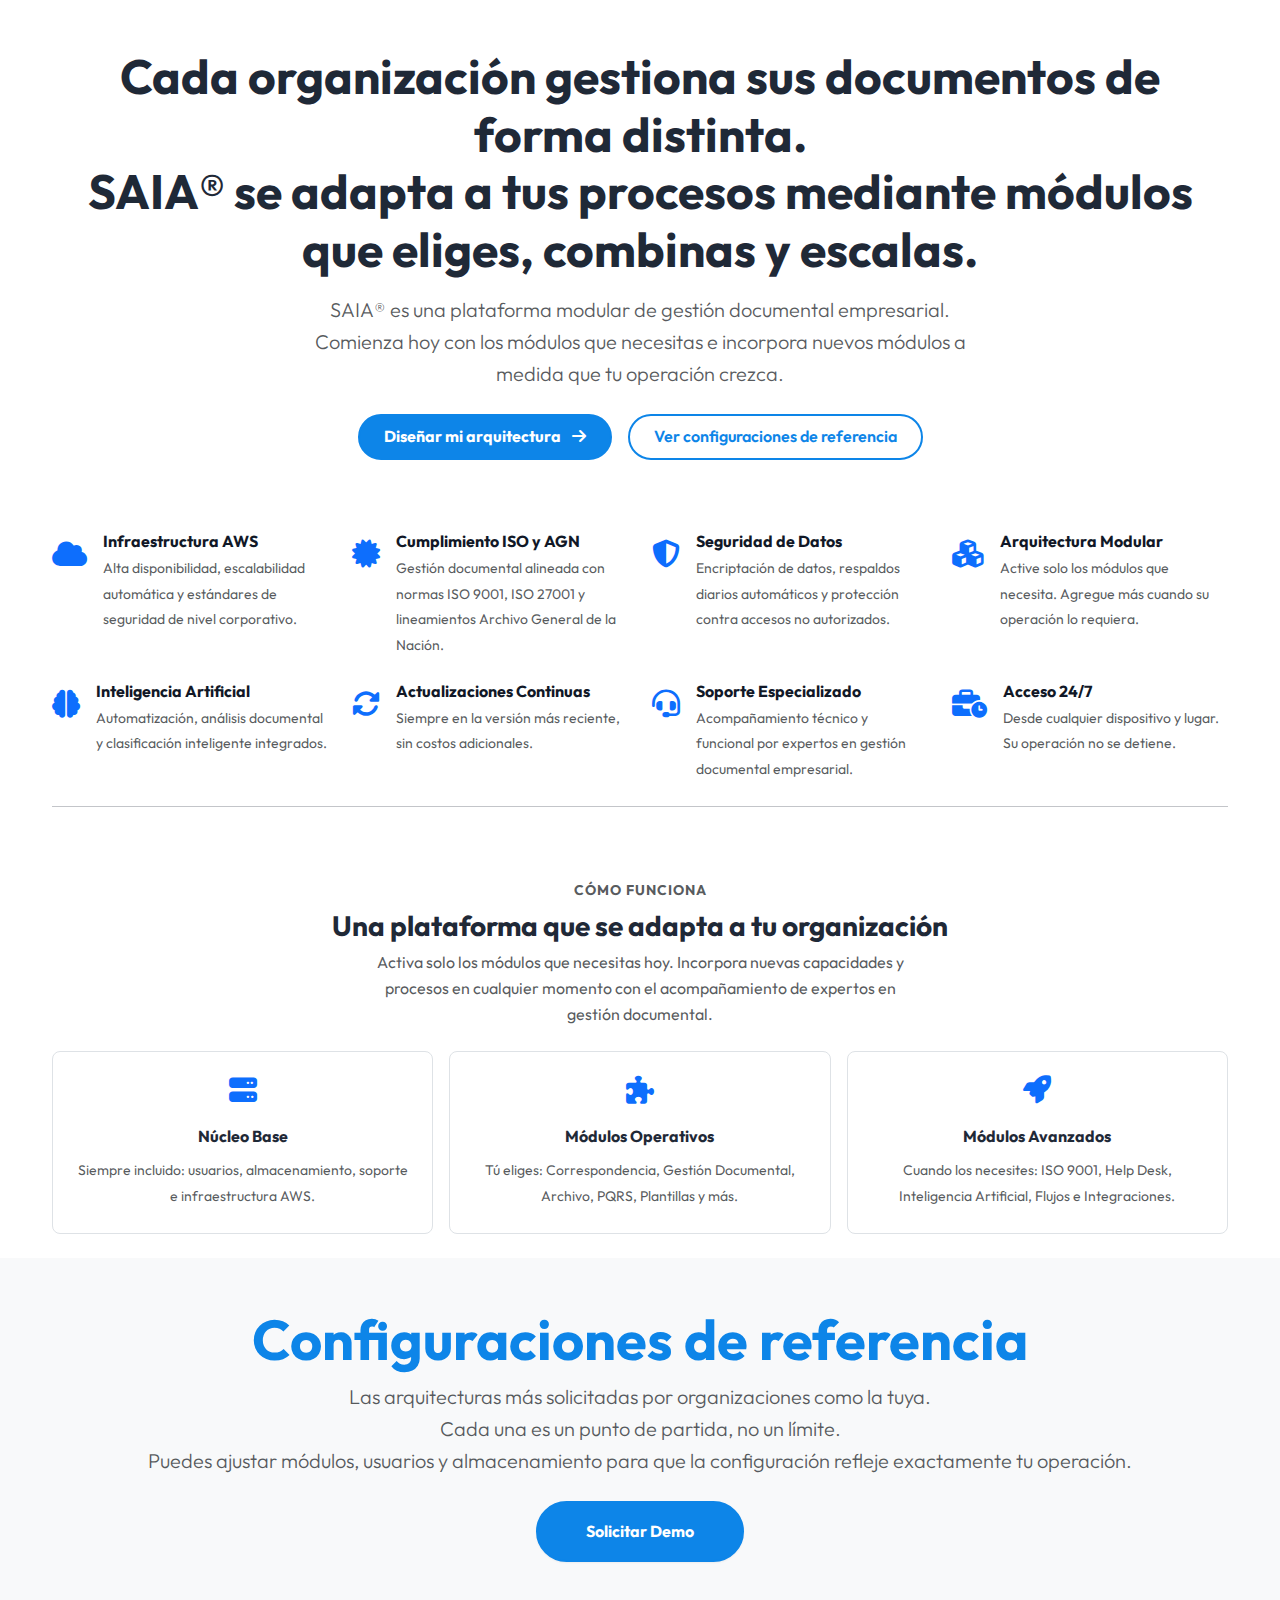
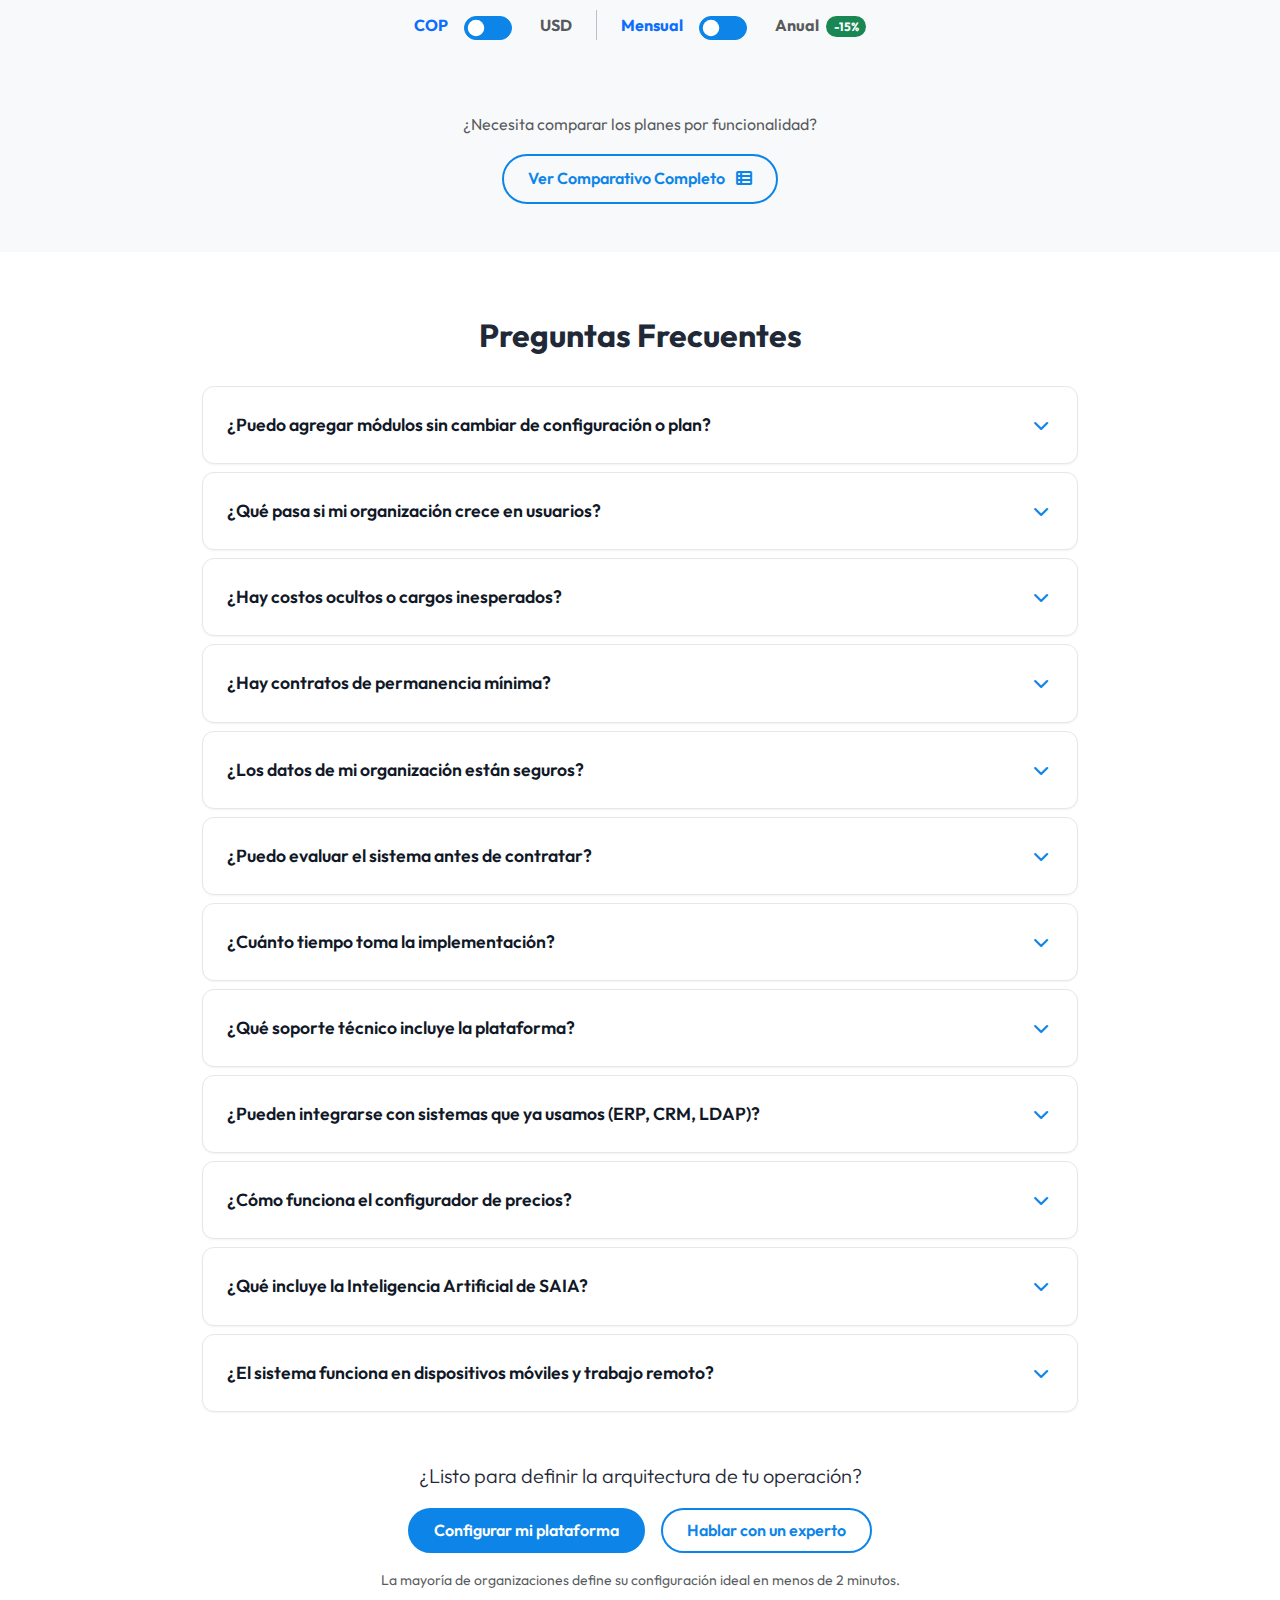
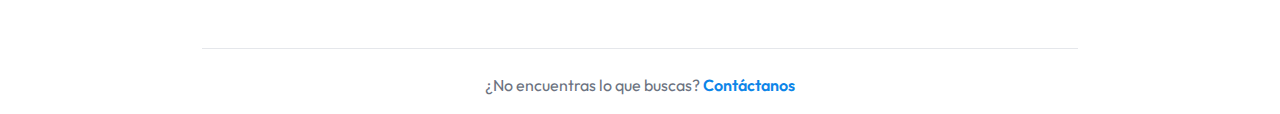
<file: index.html>
<!DOCTYPE html>
<html lang="es">

<head>
    <meta charset="UTF-8">
    <meta name="viewport" content="width=device-width, initial-scale=1.0">
    <title>Planes y Precios - Sistema de Gestión de Documentos SAIA</title>
    <!-- Google Fonts -->
    <link rel="preconnect" href="https://fonts.googleapis.com">
    <link rel="preconnect" href="https://fonts.gstatic.com" crossorigin>
    <link href="https://fonts.googleapis.com/css2?family=Outfit:wght@300;400;600;800&display=swap" rel="stylesheet">
    <link rel="stylesheet" href="https://cdnjs.cloudflare.com/ajax/libs/font-awesome/6.4.0/css/all.min.css">
    <!-- Bootstrap 5 CDN -->
    <link href="https://cdn.jsdelivr.net/npm/bootstrap@5.3.0/dist/css/bootstrap.min.css" rel="stylesheet">
    <!-- Custom Styles -->
    <link rel="stylesheet" href="assets/css/styles.css">
</head>

<body>

    <!-- <header>
        <h1>SAIA SOFTWARE</h1>
        <p>Soluciones escalables de procesos para tu empresa</p>
    </header> -->

    <!-- Hero -->
    <div class="container py-5">
        <div class="text-center">
            <h1 class="display-5 fw-bold mb-3" style="color: var(--dark);">
                Cada organización gestiona sus documentos de forma distinta.<br class="d-none d-md-inline">
                SAIA® se adapta a tus procesos mediante módulos que eliges, combinas y escalas.
            </h1>
            <p class="lead text-muted mb-4" style="max-width: 660px; margin: 0 auto;">
                SAIA® es una plataforma modular de gestión documental empresarial. Comienza hoy con los módulos que necesitas e incorpora nuevos módulos a medida que tu operación crezca.
            </p>
            <div class="d-flex flex-wrap gap-3 justify-content-center">
                <a href="#" data-page="configurador" class="btn-primary-custom rounded-pill px-4 py-2 fw-bold">
                    Diseñar mi arquitectura <i class="fa-solid fa-arrow-right ms-2"></i>
                </a>
                <a href="#plans-section" class="btn-outline-primary-custom rounded-pill px-4 py-2">
                    Ver configuraciones de referencia
                </a>
            </div>
        </div>
    </div>

    <!-- 7 Reasons Section (Loaded from config.js) -->
    <div class="container py-4">
        <div id="reasons-container" class="row row-cols-1 row-cols-md-2 row-cols-lg-4 g-4 justify-content-center">
            <!-- Dynamic Content -->
        </div>
        <hr class="my-4 opacity-10">
    </div>

    <!-- Arquitectura modular — concepto -->
    <div class="container py-4">
        <div class="text-center mb-4">
            <p class="text-muted small text-uppercase fw-bold mb-2" style="letter-spacing: 1px;">Cómo funciona</p>
            <h2 class="h3 fw-bold mb-2" style="color: var(--dark);">Una plataforma que se adapta a tu organización</h2>
            <p class="text-muted mb-0" style="max-width: 560px; margin: 0 auto;">
                Activa solo los módulos que necesitas hoy. Incorpora nuevas capacidades y procesos en cualquier momento
                con el
                acompañamiento de expertos en gestión documental. </p>
        </div>
        <div class="row g-3 justify-content-center">
            <div class="col-md-4">
                <div class="p-4 rounded-3 border bg-white text-center h-100">
                    <div class="mb-3"><i class="fa-solid fa-server text-primary fs-3"></i></div>
                    <strong class="d-block mb-2" style="color: var(--dark);">Núcleo Base</strong>
                    <small class="text-muted">Siempre incluido: usuarios, almacenamiento, soporte e infraestructura
                        AWS.</small>
                </div>
            </div>
            <div class="col-md-4">
                <div class="p-4 rounded-3 border bg-white text-center h-100">
                    <div class="mb-3"><i class="fa-solid fa-puzzle-piece text-primary fs-3"></i></div>
                    <strong class="d-block mb-2" style="color: var(--dark);">Módulos Operativos</strong>
                    <small class="text-muted">Tú eliges: Correspondencia, Gestión Documental, Archivo, PQRS,
                        Plantillas y más.</small>
                </div>
            </div>
            <div class="col-md-4">
                <div class="p-4 rounded-3 border bg-white text-center h-100">
                    <div class="mb-3"><i class="fa-solid fa-rocket text-primary fs-3"></i></div>
                    <strong class="d-block mb-2" style="color: var(--dark);">Módulos Avanzados</strong>
                    <small class="text-muted">Cuando los necesites: ISO 9001, Help Desk, Inteligencia Artificial, Flujos
                        e Integraciones.</small>
                </div>
            </div>
        </div>
    </div>

    <!-- Plans & Pricing Section -->
    <section id="plans-section" class="py-5 bg-light">
        <div class="container">
            <div class="text-center mb-5">
                <h2 class="display-4 fw-bold" style="color: var(--primary);">Configuraciones de referencia</h2>
                <p class="lead text-muted">Las arquitecturas más solicitadas por organizaciones como la tuya.<br
                        class="d-none d-md-inline">Cada una es un punto de partida, no un límite.<br
                        class="d-none d-md-inline">Puedes ajustar módulos, usuarios y almacenamiento para que la
                    configuración refleje exactamente tu operación.</p>

                <!-- CTA Secondary -->
                <div class="mt-4 mb-5">
                    <a href="#" data-link="requestDemo" class="btn-demo-secondary rounded-pill px-5 py-3 fw-bold">
                        Solicitar Demo
                    </a>
                </div>

                <!-- Controls -->
                <div class="d-flex flex-wrap justify-content-center align-items-center mt-4 gap-4">

                    <!-- Currency Toggle -->
                    <div class="d-flex align-items-center gap-3">
                        <span class="fw-bold text-primary" id="label-cop">COP</span>
                        <div class="form-check form-switch fs-4 mb-0">
                            <input class="form-check-input" type="checkbox" role="switch" id="currencySwitch"
                                onchange="toggleCurrency(this.checked)">
                        </div>
                        <span class="fw-bold text-muted" id="label-usd">USD</span>
                    </div>

                    <div class="vr d-none d-md-block"></div>

                    <!-- Billing Toggle -->
                    <div class="d-flex align-items-center gap-3">
                        <span class="fw-bold text-primary" id="label-monthly">Mensual</span>
                        <div class="form-check form-switch fs-4 mb-0">
                            <input class="form-check-input" type="checkbox" role="switch" id="billingSwitch"
                                onchange="toggleBilling(this.checked)">
                        </div>
                        <span class="fw-bold text-muted" id="label-annual">Anual <span
                                class="badge bg-success small rounded-pill ms-1"
                                id="annual-discount-badge">-15%</span></span>
                    </div>

                </div>
            </div>

            <!-- Dynamic Plans Container -->
            <div id="plans-container-dynamic" class="row row-cols-1 row-cols-lg-3 g-4 justify-content-center">
                <!-- Plans will be injected here by assets/js/plans-renderer.js -->
            </div>



            <!-- Comparison Link -->
            <div class="text-center mt-5">
                <p class="text-muted mb-3">¿Necesita comparar los planes por funcionalidad?</p>
                <a href="#" data-page="comparacion" class="btn-outline-primary-custom rounded-pill px-4">
                    Ver Comparativo Completo <i class="fa-solid fa-table-list ms-2"></i>
                </a>
            </div>
        </div>
    </section>

    <!-- FAQ Section -->
    <section id="faq" class="pricing-faq">
        <div class="container">
            <h2 class="faq-title">Preguntas Frecuentes</h2>
            <div id="faq-container" class="faq-accordion">
                <!-- FAQ items will be rendered here by JavaScript -->
            </div>

            <!-- Final CTA Section -->
            <div class="text-center py-4 my-4">
                <p class="lead mb-3" style="color: var(--dark);">
                    ¿Listo para definir la arquitectura de tu operación?
                </p>
                <div class="d-flex flex-wrap gap-3 justify-content-center">
                    <a href="#" data-page="configurador" class="btn-primary-custom rounded-pill px-4 py-2">
                        Configurar mi plataforma
                    </a>
                    <a href="#" data-link="requestDemo" class="btn-outline-primary-custom rounded-pill px-4 py-2">
                        Hablar con un experto
                    </a>
                </div>
                <p class="text-muted small mt-3 mb-0">La mayoría de organizaciones define su configuración ideal en
                    menos de 2 minutos.</p>
            </div>

            <div class="faq-cta">
                <p>¿No encuentras lo que buscas? <a href="#" data-link="contactUs">Contáctanos</a></p>
            </div>
        </div>
    </section>

    <!-- Scripts -->
    <script src="assets/js/general-config.js"></script>
    <script src="assets/js/config.js"></script>
    <script src="assets/js/plans-config.js"></script>
    <script src="assets/js/plans-renderer.js"></script>
    <script src="assets/js/proposal-benefits.js"></script>
    <script src="assets/js/faq.js"></script>
    <script src="assets/js/main.js"></script>
    <script src="assets/js/iframe-resizer.js"></script>
    <script src="assets/js/cta-redirect.js"></script>
</body>

</html>
</file>
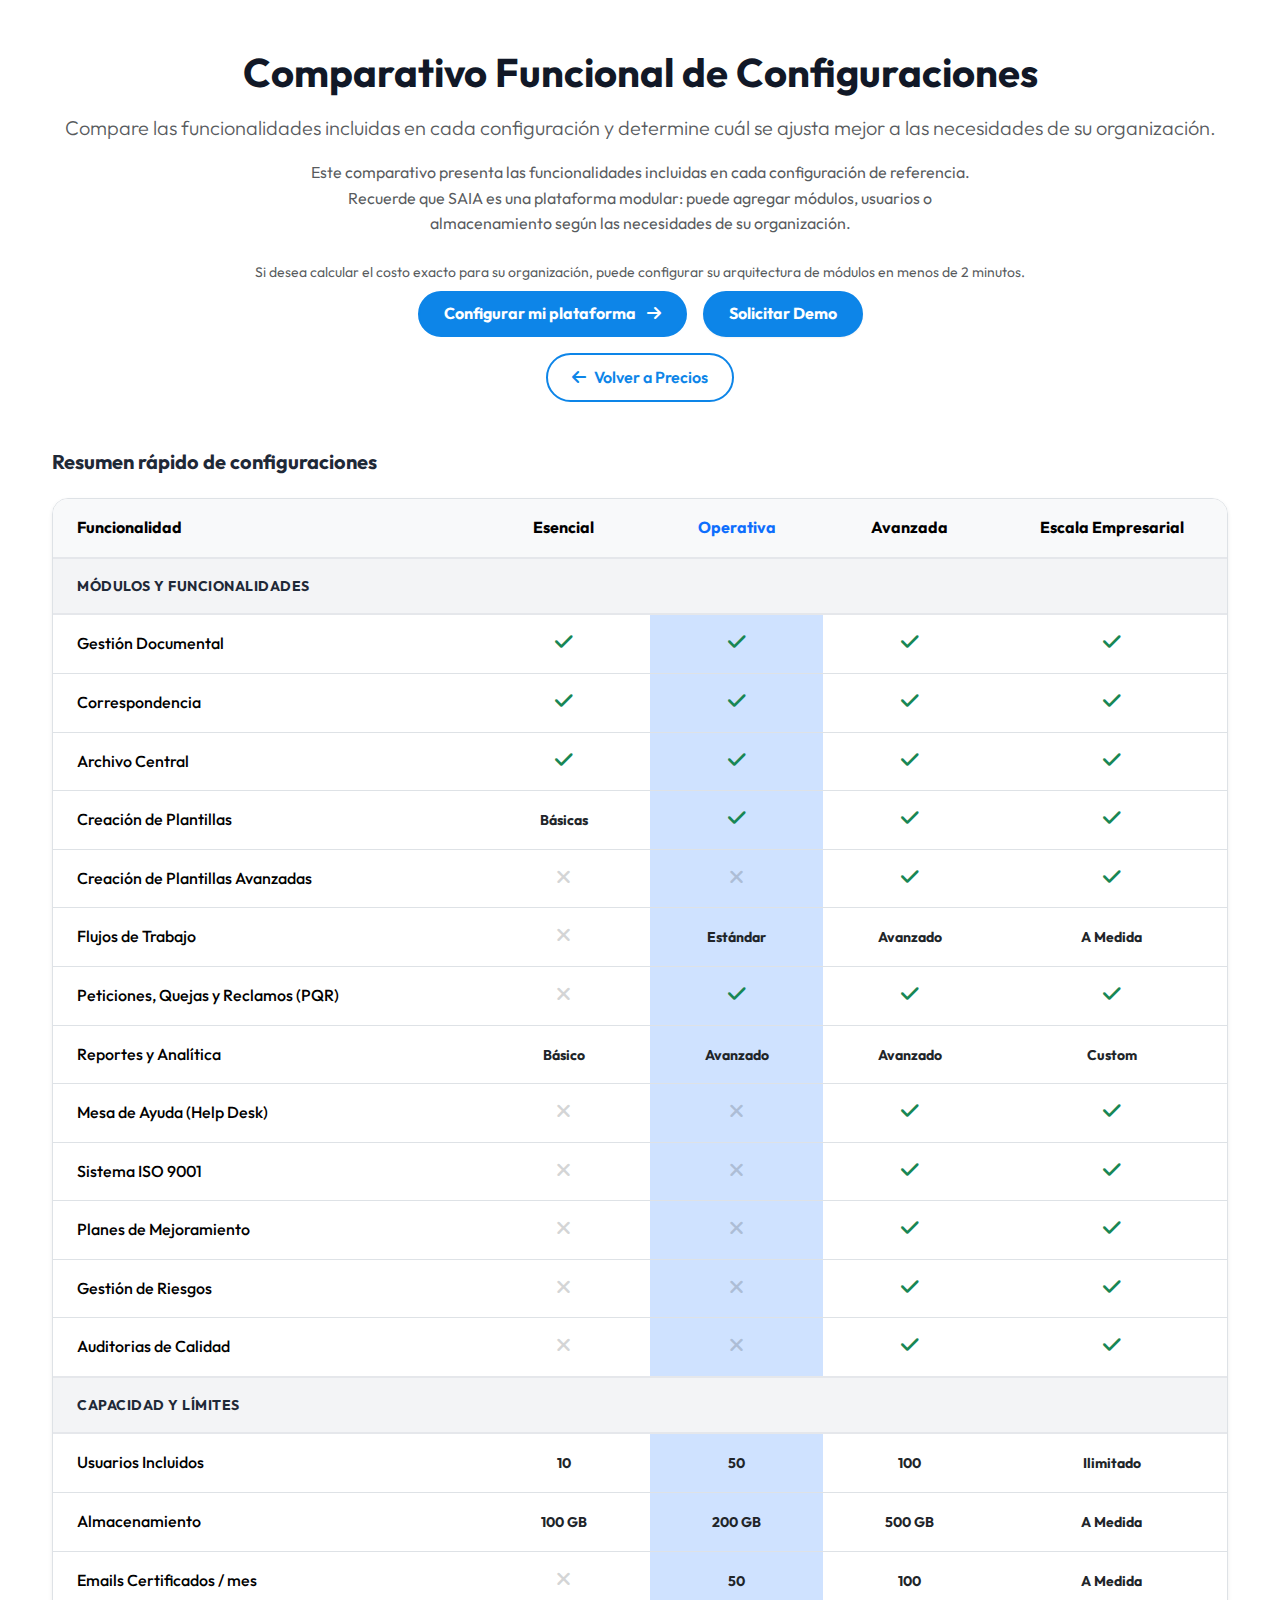
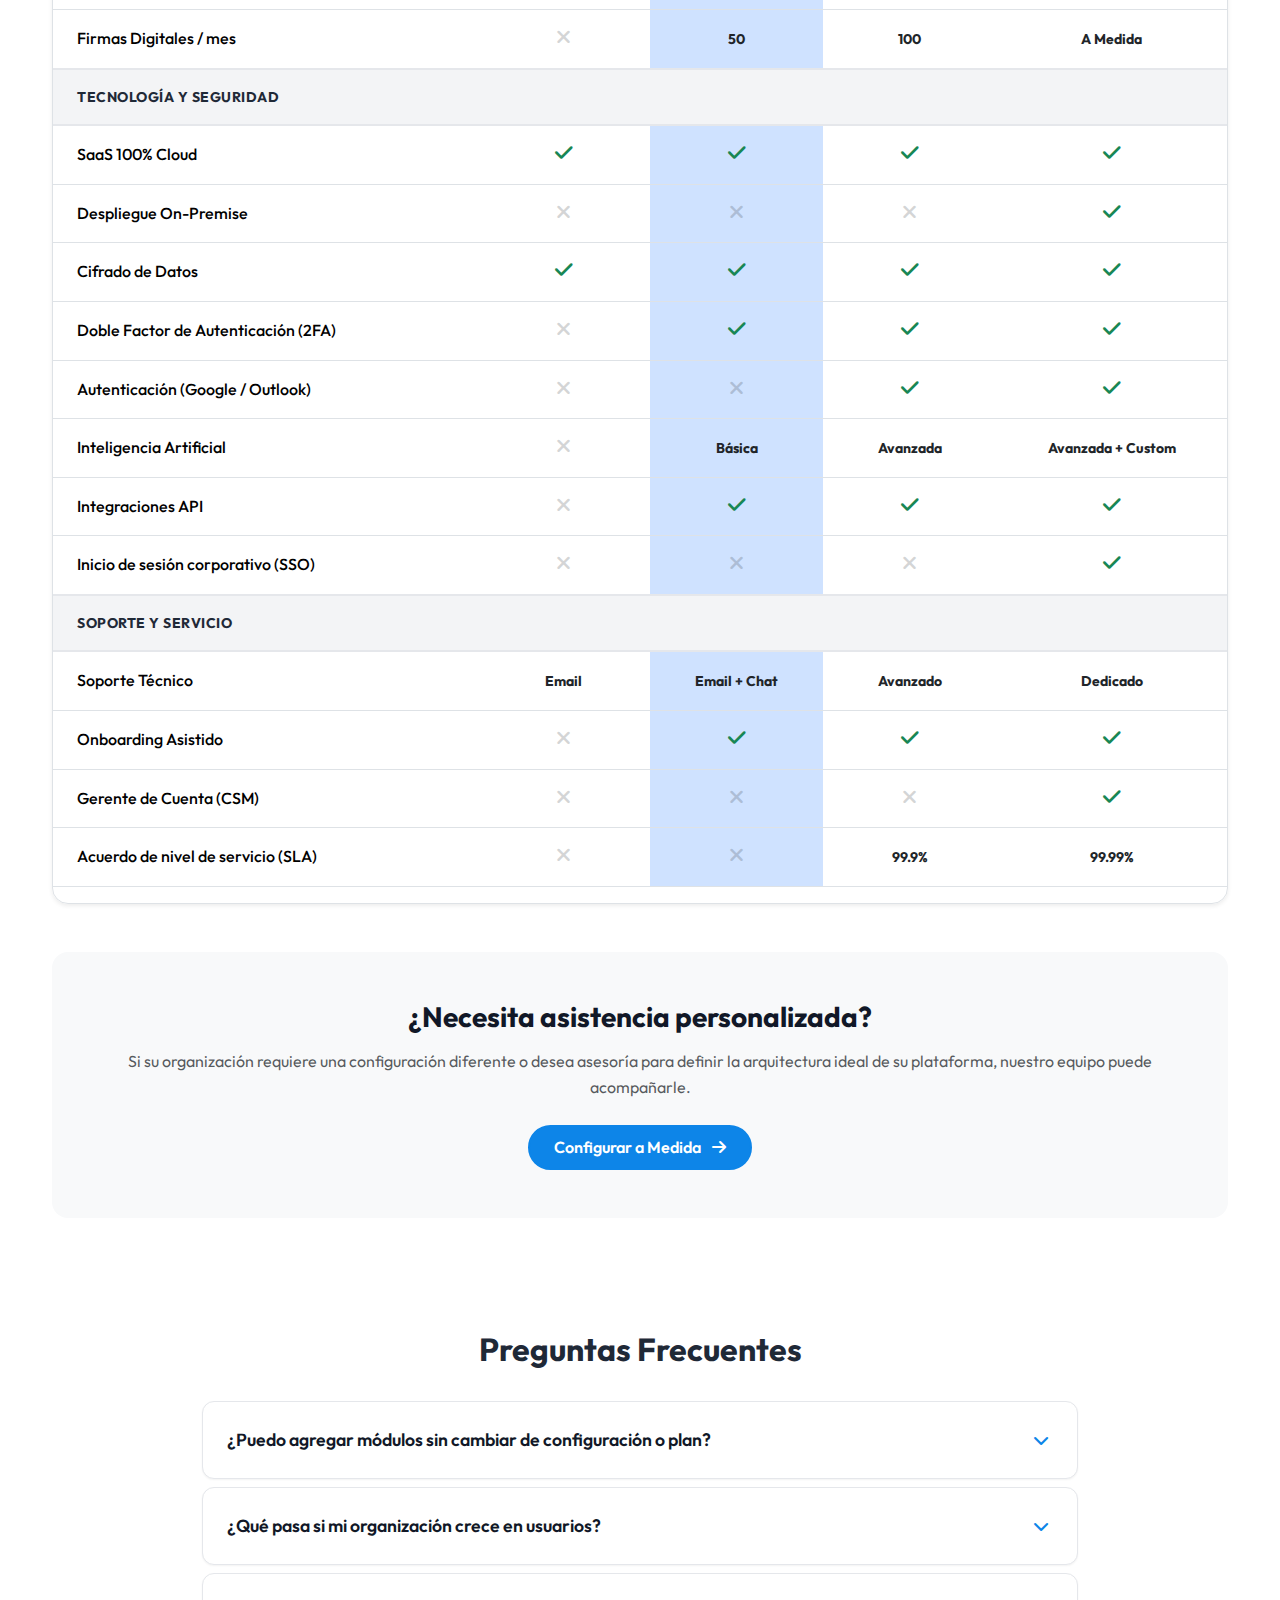
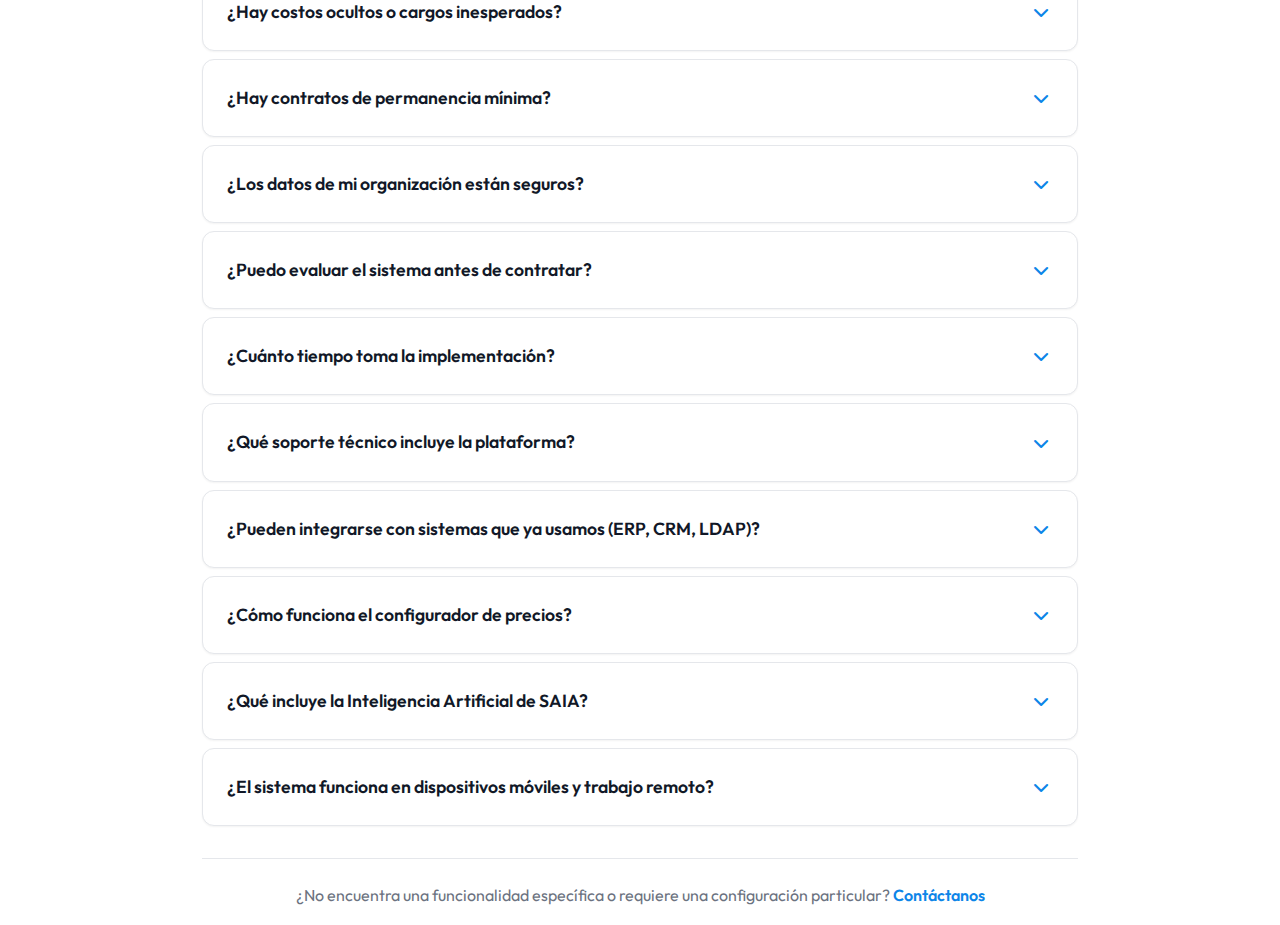
<file: comparison.html>
<!DOCTYPE html>
<html lang="es">

<head>
    <meta charset="UTF-8">
    <meta name="viewport" content="width=device-width, initial-scale=1.0">
    <title>Comparativo de Planes - SAIA SOFTWARE</title>
    <!-- Google Fonts -->
    <link rel="preconnect" href="https://fonts.googleapis.com">
    <link rel="preconnect" href="https://fonts.gstatic.com" crossorigin>
    <link href="https://fonts.googleapis.com/css2?family=Outfit:wght@300;400;600;800&display=swap" rel="stylesheet">
    <link rel="stylesheet" href="https://cdnjs.cloudflare.com/ajax/libs/font-awesome/6.4.0/css/all.min.css">
    <!-- Bootstrap 5 CDN -->
    <link href="https://cdn.jsdelivr.net/npm/bootstrap@5.3.0/dist/css/bootstrap.min.css" rel="stylesheet">
    <!-- Custom Styles -->
    <link rel="stylesheet" href="assets/css/styles.css">
</head>

<body class="bg-white">

    <!-- Header -->
    <!-- <header class="py-4 border-bottom">
        <div class="container">
            <h4 class="m-0 fw-bold text-primary">SAIA SOFTWARE</h4>
        </div>
    </header> -->

    <!-- Main Content -->
    <div class="container py-5">
        <div class="text-center mb-5">
            <h1 class="fw-bold mb-3">Comparativo Funcional de Configuraciones</h1>
            <p class="text-muted lead">Compare las funcionalidades incluidas en cada configuración y determine cuál se ajusta mejor a las necesidades de su organización.</p>
            <p class="text-muted" style="max-width: 660px; margin: 0 auto;">Este comparativo presenta las funcionalidades incluidas en cada configuración de referencia. Recuerde que SAIA es una plataforma modular: puede agregar módulos, usuarios o almacenamiento según las necesidades de su organización.</p>

            <!-- CTAs principales -->
            <p class="text-muted small mt-4 mb-2">Si desea calcular el costo exacto para su organización, puede configurar su arquitectura de módulos en menos de 2 minutos.</p>
            <div class="d-flex flex-wrap gap-3 justify-content-center mb-3">
                <a href="https://www.saiasoftware.com/configurador/" data-page="configurador" class="btn-primary-custom rounded-pill px-4 py-2 fw-bold">
                    Configurar mi plataforma <i class="fa-solid fa-arrow-right ms-2"></i>
                </a>
                <a href="#" data-link="requestDemo" class="btn-demo-secondary rounded-pill px-4 py-2 fw-bold">
                    Solicitar Demo
                </a>
            </div>

            <!-- Navegación secundaria -->
            <div class="mt-2 mb-2">
                <a href="#" data-page="planes" class="btn-demo rounded-pill">
                    <i class="fa-solid fa-arrow-left me-2"></i>Volver a Precios
                </a>
            </div>
        </div>

        <!-- Resumen rápido de configuraciones -->
        <div class="mb-4">
            <h5 class="fw-bold mb-3" style="color: var(--dark);">Resumen rápido de configuraciones</h5>
            <div id="comparison-summary">
                <!-- Cards rendered dynamically by comparison-renderer.js from plans-config.json -->
            </div>
        </div>

        <!-- Comparison Table Container -->
        <div id="comparison-container" class="mb-5 shadow-sm rounded-4 overflow-hidden border">
            <!-- Table injected by comparison-renderer.js -->
        </div>

        <!-- CTA Feature -->
        <div class="bg-light p-5 rounded-4 text-center mt-5">
            <h3 class="fw-bold mb-3">¿Necesita asistencia personalizada?</h3>
            <p class="text-muted mb-4">Si su organización requiere una configuración diferente o desea asesoría para definir la arquitectura ideal de su plataforma, nuestro equipo puede acompañarle.</p>
            <a href="#" data-page="configurador" class="btn-primary-custom rounded-pill px-4 py-2">
                Configurar a Medida <i class="fa-solid fa-arrow-right ms-2"></i>
            </a>
        </div>
    </div>

    <!-- FAQ Section -->
    <section id="faq" class="pricing-faq">
        <div class="container">
            <h2 class="faq-title">Preguntas Frecuentes</h2>
            <div id="faq-container" class="faq-accordion">
                <!-- FAQ items will be rendered here by JavaScript -->
            </div>
            <div class="faq-cta">
                <p>¿No encuentra una funcionalidad específica o requiere una configuración particular? <a href="#" data-link="contactUs">Contáctanos</a></p>
            </div>
        </div>
    </section>

    <!-- Scripts -->
    <script src="assets/js/general-config.js"></script>
    <script src="assets/js/comparison-config.js"></script>
    <script src="assets/js/comparison-renderer.js"></script>
    <script src="assets/js/faq.js"></script>
    <script src="assets/js/iframe-resizer.js"></script>
</body>

</html>
</file>
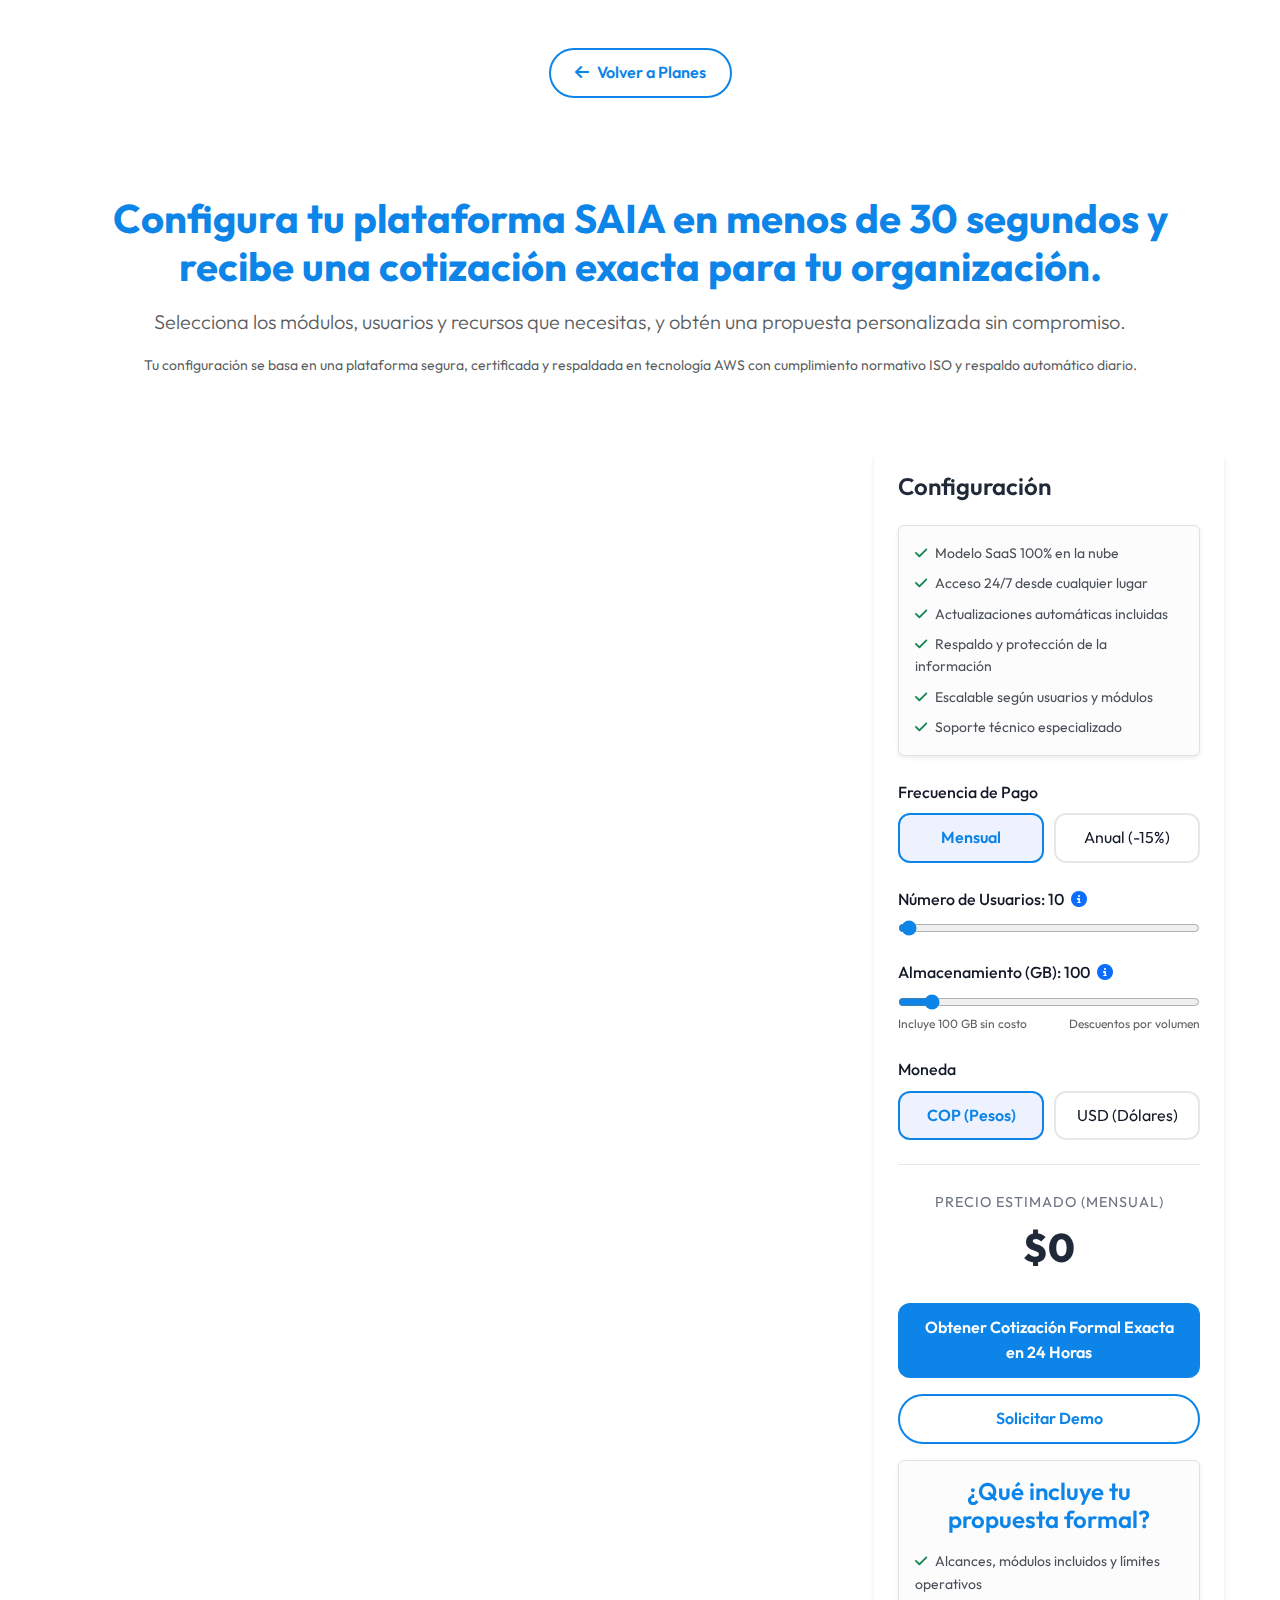
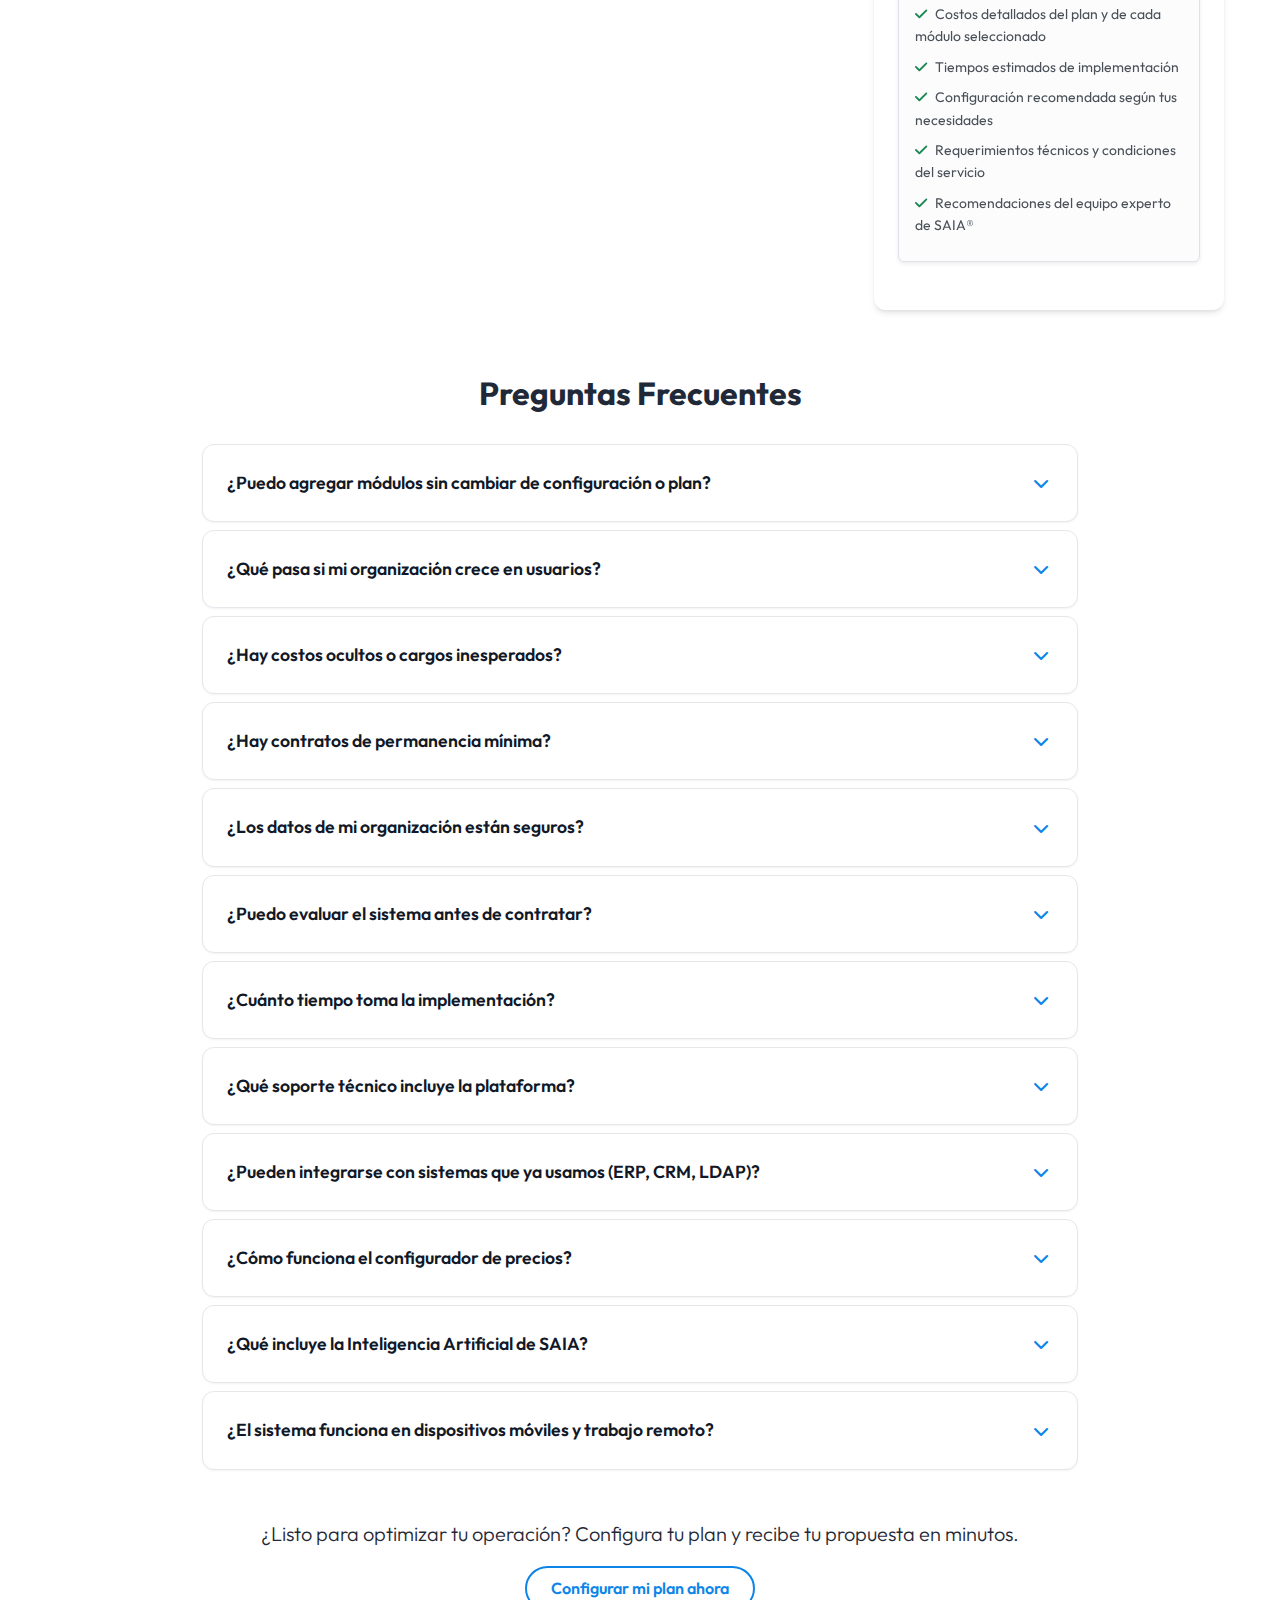
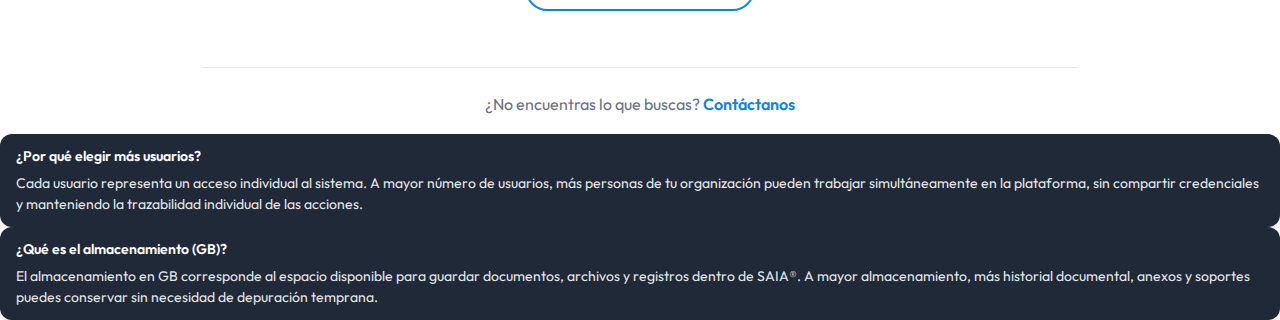
<file: configurator-measure.html>
<!DOCTYPE html>
<html lang="es">

<head>
    <meta charset="UTF-8">
    <meta name="viewport" content="width=device-width, initial-scale=1.0">
    <title>Configurador a Medida - Sistema de Gestión</title>
    <!-- Google Fonts -->
    <link rel="preconnect" href="https://fonts.googleapis.com">
    <link rel="preconnect" href="https://fonts.gstatic.com" crossorigin>
    <link href="https://fonts.googleapis.com/css2?family=Outfit:wght@300;400;600;800&display=swap" rel="stylesheet">
    <link rel="stylesheet" href="https://cdnjs.cloudflare.com/ajax/libs/font-awesome/6.4.0/css/all.min.css">
    <!-- Bootstrap 5 CDN -->
    <link href="https://cdn.jsdelivr.net/npm/bootstrap@5.3.0/dist/css/bootstrap.min.css" rel="stylesheet">
    <!-- Custom Styles -->
    <link rel="stylesheet" href="assets/css/styles.css">
</head>

<body>

    <!-- <header id="configurator-header">
        <h1>Cotizador de Servicios</h1>
        <p>Arma tu plan a la medida seleccionando los módulos que necesitas</p>
    </header> -->

    <div class="container py-5">
        <div class="text-center mb-4">
            <a href="index.html" class="btn-demo rounded-pill">
                <i class="fa-solid fa-arrow-left me-2"></i>Volver a Planes
            </a>
        </div>
    </div>

    <!-- Main Header -->
    <div class="container py-4">
        <div class="text-center mb-5">
            <h2 class="display-6 fw-bold mb-3" style="color: var(--primary);">
                Configura tu plataforma SAIA en menos de 30 segundos y recibe una cotización exacta para tu
                organización.
            </h2>

            <p class="lead text-muted">
                Selecciona los módulos, usuarios y recursos que necesitas, y obtén una propuesta personalizada sin
                compromiso.
            </p>
            <p class="small text-muted mt-3 mb-0">
                Tu configuración se basa en una plataforma segura, certificada y respaldada en tecnología AWS con
                cumplimiento normativo ISO y respaldo automático diario.
            </p>
        </div>
    </div>

    <div class="container" id="configurator-container">
        <!-- Main Content: Modules -->
        <div class="saia-main">
            <div id="modules-container" class="modules-grid">
                <!-- Modules will be injected here by JS -->
            </div>
        </div>

        <!-- Sidebar: Configuration & Price -->
        <div class="saia-aside">
            <div class="configurator-panel">
                <h2 class="section-title">Configuración</h2>

                <!-- SaaS Info Card -->
                <div class="alert alert-light border shadow-sm mb-4" role="alert">
                    <ul class="list-unstyled mb-0 small">
                        <li class="mb-2"><i class="fa-solid fa-check text-success me-2"></i>Modelo SaaS 100% en la nube
                        </li>
                        <li class="mb-2"><i class="fa-solid fa-check text-success me-2"></i>Acceso 24/7 desde cualquier
                            lugar</li>
                        <li class="mb-2"><i class="fa-solid fa-check text-success me-2"></i>Actualizaciones automáticas
                            incluidas</li>
                        <li class="mb-2"><i class="fa-solid fa-check text-success me-2"></i>Respaldo y protección de la
                            información</li>
                        <li class="mb-2"><i class="fa-solid fa-check text-success me-2"></i>Escalable según usuarios y
                            módulos</li>
                        <li><i class="fa-solid fa-check text-success me-2"></i>Soporte técnico especializado</li>
                    </ul>
                </div>

                <!-- Billing Frequency (SaaS Only) -->
                <div class="control-group" id="billing-frequency-group">
                    <label>Frecuencia de Pago</label>
                    <div class="license-options">
                        <div class="radio-card active" id="btn-monthly" onclick="setBilling('monthly')">Mensual</div>
                        <div class="radio-card" id="btn-annual" onclick="setBilling('annual')">Anual (<span
                                id="annual-discount-label">-15%</span>)</div>
                    </div>
                </div>

                <!-- Users Slider -->
                <div class="control-group">
                    <label>Número de Usuarios: <span id="user-count-display">10</span>
                        <i class="fa-solid fa-circle-info text-primary ms-1" style="cursor: pointer;"
                            data-tooltip-id="numero_usuarios" aria-label="Ayuda sobre número de usuarios"></i>
                    </label>
                    <div class="range-wrap">
                        <input type="range" id="users-input" min="5" max="500" value="10" step="5"
                            oninput="updateUsers(this.value)">
                    </div>
                </div>

                <!-- Storage Slider -->
                <div class="control-group">
                    <label>Almacenamiento (GB): <span id="storage-count-display">100</span>
                        <i class="fa-solid fa-circle-info text-primary ms-1" style="cursor: pointer;"
                            data-tooltip-id="almacenamiento_gb" aria-label="Ayuda sobre almacenamiento"></i>
                    </label>
                    <div class="range-wrap">
                        <input type="range" id="storage-input" min="10" max="1000" value="100" step="10"
                            oninput="updateStorage(this.value)">
                    </div>
                    <div class="d-flex justify-content-between mt-1 text-muted" style="font-size: 0.75rem;">
                        <span>Incluye 100 GB sin costo</span>
                        <span>Descuentos por volumen</span>
                    </div>
                </div>

                <!-- Currency Selector -->
                <div class="control-group">
                    <label>Moneda</label>
                    <div class="license-options">
                        <div class="radio-card active" id="btn-cop" onclick="setCurrency('COP')">COP (Pesos)</div>
                        <div class="radio-card" id="btn-usd" onclick="setCurrency('USD')">USD (Dólares)</div>
                    </div>
                </div>

                <!-- Custom Services Summary -->
                <div id="custom-services-summary" class="custom-services-summary" style="display: none;">
                    <h3 class="section-title small mb-2">Servicio Adicional</h3>
                    <div id="custom-services-list"></div>
                </div>

                <!-- Total -->
                <div class="price-display">
                    <span class="price-label" id="price-label">Precio Estimado (Mensual)</span>
                    <div id="original-price-container" style="display: none;" class="mb-2">
                        <span class="text-muted text-decoration-line-through small" id="original-price">$0</span>
                    </div>
                    <span class="total-price" id="total-price">$0</span>

                </div>

                <a href="#" class="btn-cta" id="contact-cta" data-link="personalizedQuote">
                    Obtener Cotización Formal Exacta <br> en 24 Horas
                </a>

                <a href="#" data-link="requestDemo" class="btn-demo rounded-pill mt-3" style="width: 100%;">
                    Solicitar Demo
                </a>

                <!-- What's Included Section -->
                <div id="proposal-benefits-container-configurator">
                    <!-- Benefits will be rendered here by proposal-benefits.js -->
                </div>
            </div>
        </div>
    </div>

    <!-- FAQ Section -->
    <section id="faq" class="pricing-faq">
        <div class="container">
            <h2 class="faq-title">Preguntas Frecuentes</h2>
            <div id="faq-container" class="faq-accordion">
                <!-- FAQ items will be rendered here by JavaScript -->
            </div>

            <!-- Final CTA Section -->
            <div class="text-center py-4 my-4">
                <p class="lead mb-3" style="color: var(--dark);">
                    ¿Listo para optimizar tu operación? Configura tu plan y recibe tu propuesta en minutos.
                </p>
                <a href="configurator.html" class="btn-outline-primary-custom rounded-pill px-4 py-2">
                    Configurar mi plan ahora
                </a>
            </div>

            <div class="faq-cta">
                <p>¿No encuentras lo que buscas? <a href="#" data-link="contactUs">Contáctanos</a></p>
            </div>
        </div>
    </section>
    <!-- Scripts -->
    <script src="assets/js/general-config.js"></script>
    <script src="assets/js/config.js"></script>
    <script src="assets/js/calculator.js"></script>
    <script src="assets/js/configurator.js"></script>
    <script src="assets/js/proposal-benefits.js"></script>
    <script src="assets/js/tooltips.js"></script>
    <script src="assets/js/faq.js"></script>
    <script src="assets/js/main.js"></script>
    <script src="assets/js/iframe-resizer.js"></script>
<script>
setTimeout(function(){
  var r = {};
  r.bodyH = document.body.scrollHeight;
  r.docH = document.documentElement.scrollHeight;
  var faq = document.getElementById("faq");
  if(faq){var b=faq.getBoundingClientRect();r.faqT=Math.round(b.top+window.pageYOffset);r.faqB=Math.round(b.bottom+window.pageYOffset);r.faqH=Math.round(b.height);}
  var cta=document.querySelector(".faq-cta");
  if(cta)r.ctaB=Math.round(cta.getBoundingClientRect().bottom+window.pageYOffset);
  r.wsBot=r.bodyH-(r.ctaB||0);
  r.docVsBody=r.docH-r.bodyH;
  document.title="M:"+JSON.stringify(r);
},5000);
</script>
</body>

</html>
</file>
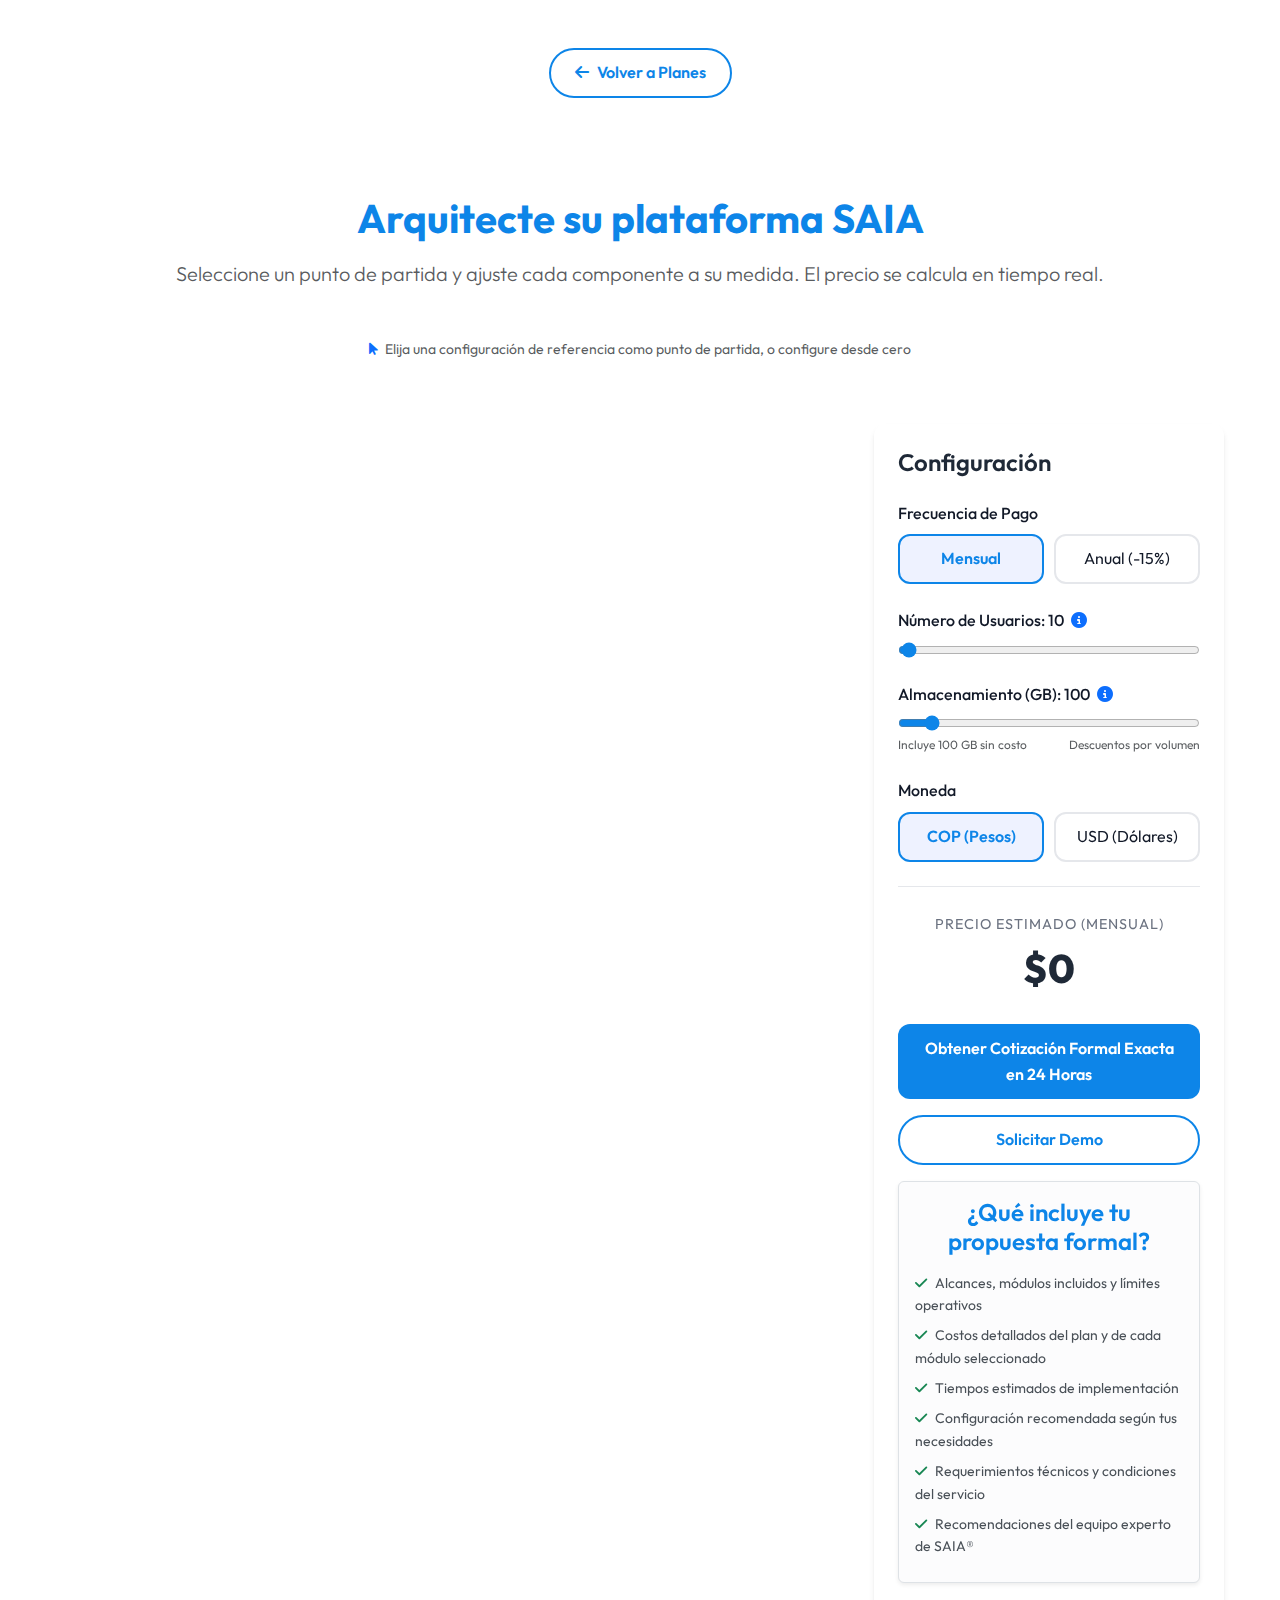
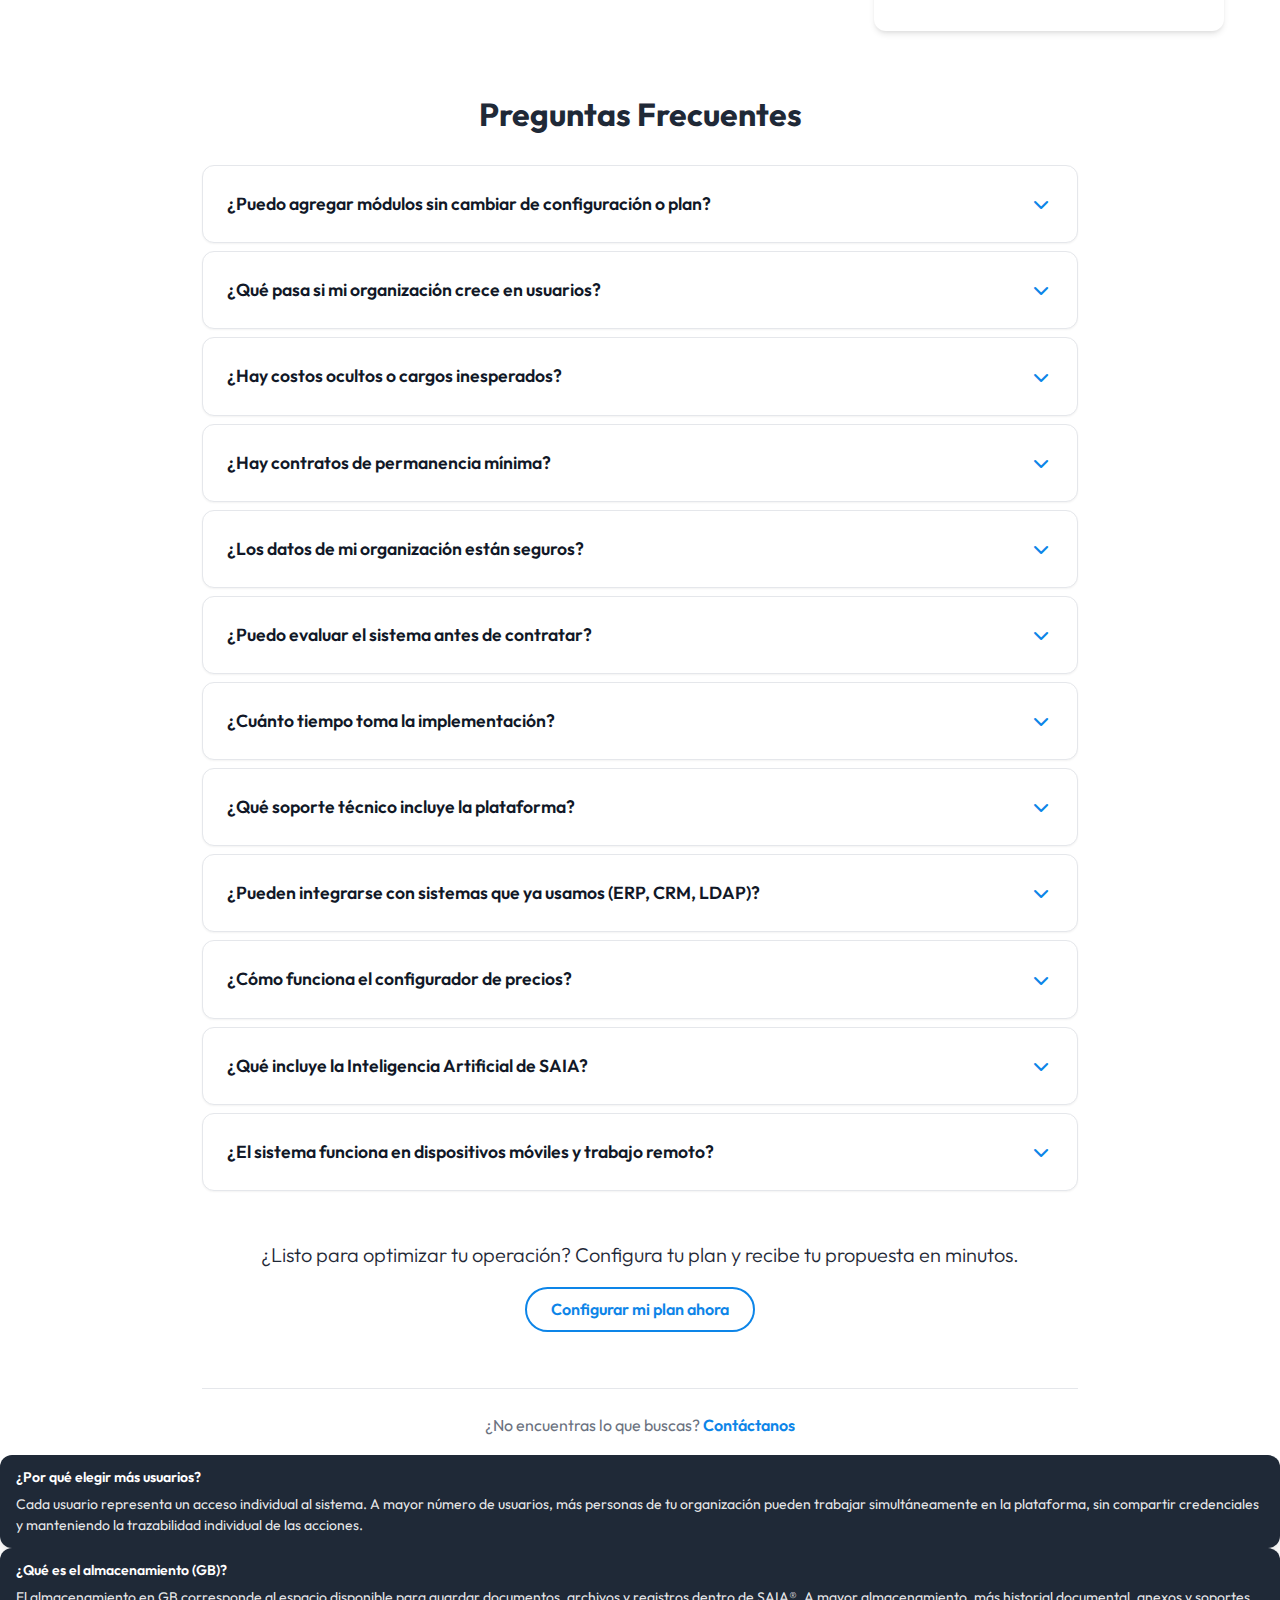
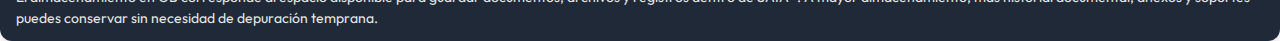
<file: configurator.html>
<!DOCTYPE html>
<html lang="es">

<head>
    <meta charset="UTF-8">
    <meta name="viewport" content="width=device-width, initial-scale=1.0">
    <title>Configurador a Medida - Sistema de Gestión</title>
    <!-- Google Fonts -->
    <link rel="preconnect" href="https://fonts.googleapis.com">
    <link rel="preconnect" href="https://fonts.gstatic.com" crossorigin>
    <link href="https://fonts.googleapis.com/css2?family=Outfit:wght@300;400;600;800&display=swap" rel="stylesheet">
    <link rel="stylesheet" href="https://cdnjs.cloudflare.com/ajax/libs/font-awesome/6.4.0/css/all.min.css">
    <!-- Bootstrap 5 CDN -->
    <link href="https://cdn.jsdelivr.net/npm/bootstrap@5.3.0/dist/css/bootstrap.min.css" rel="stylesheet">
    <!-- Custom Styles -->
    <link rel="stylesheet" href="assets/css/styles.css">
</head>

<body>

    <!-- <header id="configurator-header">
        <h1>Cotizador de Servicios</h1>
        <p>Arma tu plan a la medida seleccionando los módulos que necesitas</p>
    </header> -->

    <div class="container py-5">
        <div class="text-center mb-4">
            <a href="#" data-page="planes" class="btn-demo rounded-pill">
                <i class="fa-solid fa-arrow-left me-2"></i>Volver a Planes
            </a>
        </div>
    </div>

    <!-- Main Header -->
    <div class="container py-4">
        <div class="text-center mb-4">
            <h2 class="display-6 fw-bold mb-3" style="color: var(--primary);">
                Arquitecte su plataforma SAIA
            </h2>
            <p class="lead text-muted mb-0">
                Seleccione un punto de partida y ajuste cada componente a su medida. El precio se calcula en tiempo real.
            </p>
        </div>
    </div>

    <!-- Configuration Presets -->
    <div class="container mb-5">
        <p class="text-center text-muted small mb-3">
            <i class="fa-solid fa-arrow-pointer me-1 text-primary"></i>
            Elija una configuración de referencia como punto de partida, o configure desde cero
        </p>
        <div id="presets-container" class="preset-selector">
            <!-- Rendered by configurator.js -->
        </div>
        <div id="preset-note" class="text-center mt-3" style="display: none;">
            <span class="text-muted small">
                <i class="fa-solid fa-circle-info text-primary me-1"></i>
                Los planes de referencia incluyen IA y firmas certificadas no disponibles en configuración à la carte.
                <a href="#" data-page="planes" class="text-primary fw-semibold ms-1">Ver planes →</a>
            </span>
        </div>
    </div>

    <div class="container" id="configurator-container">
        <!-- Main Content: Modules -->
        <div class="saia-main">
            <div id="modules-container" class="modules-grid">
                <!-- Modules will be injected here by JS -->
            </div>
        </div>

        <!-- Sidebar: Configuration & Price -->
        <div class="saia-aside">
            <div class="configurator-panel">
                <h2 class="section-title">Configuración</h2>

                <!-- Billing Frequency (SaaS Only) -->
                <div class="control-group" id="billing-frequency-group">
                    <label>Frecuencia de Pago</label>
                    <div class="license-options">
                        <div class="radio-card active" id="btn-monthly" onclick="setBilling('monthly')">Mensual</div>
                        <div class="radio-card" id="btn-annual" onclick="setBilling('annual')">Anual (<span
                                id="annual-discount-label">-15%</span>)</div>
                    </div>
                </div>

                <!-- Users Slider -->
                <div class="control-group">
                    <label>Número de Usuarios: <span id="user-count-display">10</span>
                        <i class="fa-solid fa-circle-info text-primary ms-1" style="cursor: pointer;"
                            data-tooltip-id="numero_usuarios" aria-label="Ayuda sobre número de usuarios"></i>
                    </label>
                    <div class="range-wrap">
                        <input type="range" id="users-input" min="5" max="500" value="10" step="5"
                            oninput="updateUsers(this.value)">
                    </div>
                </div>

                <!-- Storage Slider -->
                <div class="control-group">
                    <label>Almacenamiento (GB): <span id="storage-count-display">100</span>
                        <i class="fa-solid fa-circle-info text-primary ms-1" style="cursor: pointer;"
                            data-tooltip-id="almacenamiento_gb" aria-label="Ayuda sobre almacenamiento"></i>
                    </label>
                    <div class="range-wrap">
                        <input type="range" id="storage-input" min="10" max="1000" value="100" step="10"
                            oninput="updateStorage(this.value)">
                    </div>
                    <div class="d-flex justify-content-between mt-1 text-muted" style="font-size: 0.75rem;">
                        <span>Incluye 100 GB sin costo</span>
                        <span>Descuentos por volumen</span>
                    </div>
                </div>

                <!-- Currency Selector -->
                <div class="control-group">
                    <label>Moneda</label>
                    <div class="license-options">
                        <div class="radio-card active" id="btn-cop" onclick="setCurrency('COP')">COP (Pesos)</div>
                        <div class="radio-card" id="btn-usd" onclick="setCurrency('USD')">USD (Dólares)</div>
                    </div>
                </div>

                <!-- Custom Services Summary -->
                <div id="custom-services-summary" class="custom-services-summary" style="display: none;">
                    <h3 class="section-title small mb-2">Servicio Adicional</h3>
                    <div id="custom-services-list"></div>
                </div>

                <!-- Upgrade Recommendation Banner -->
                <div id="upgrade-recommendation" style="display: none;"></div>

                <!-- Quantity Modules Summary -->
                <div id="quantity-summary" style="display: none;"></div>

                <!-- Total -->
                <div class="price-display">
                    <span class="price-label" id="price-label">Precio Estimado (Mensual)</span>
                    <div id="original-price-container" style="display: none;" class="mb-2">
                        <span class="text-muted text-decoration-line-through small" id="original-price">$0</span>
                    </div>
                    <span class="total-price" id="total-price">$0</span>

                </div>

                <a href="#" class="btn-cta" id="contact-cta" data-link="personalizedQuote">
                    Obtener Cotización Formal Exacta <br> en 24 Horas
                </a>

                <a href="#" data-link="requestDemo" class="btn-demo rounded-pill mt-3" style="width: 100%;">
                    Solicitar Demo
                </a>

                <!-- What's Included Section -->
                <div id="proposal-benefits-container-configurator">
                    <!-- Benefits will be rendered here by proposal-benefits.js -->
                </div>
            </div>
        </div>
    </div>

    <!-- FAQ Section -->
    <section id="faq" class="pricing-faq">
        <div class="container">
            <h2 class="faq-title">Preguntas Frecuentes</h2>
            <div id="faq-container" class="faq-accordion">
                <!-- FAQ items will be rendered here by JavaScript -->
            </div>

            <!-- Final CTA Section -->
            <div class="text-center py-4 my-4">
                <p class="lead mb-3" style="color: var(--dark);">
                    ¿Listo para optimizar tu operación? Configura tu plan y recibe tu propuesta en minutos.
                </p>
                <a href="#" data-page="configurador" class="btn-outline-primary-custom rounded-pill px-4 py-2">
                    Configurar mi plan ahora
                </a>
            </div>

            <div class="faq-cta">
                <p>¿No encuentras lo que buscas? <a href="#" data-link="contactUs">Contáctanos</a></p>
            </div>
        </div>
    </section>
    <!-- Scripts -->
    <script src="assets/js/general-config.js"></script>
    <script src="assets/js/config.js"></script>
    <script src="assets/js/calculator.js"></script>
    <script src="assets/js/configurator.js"></script>
    <script src="assets/js/proposal-benefits.js"></script>
    <script src="assets/js/tooltips.js"></script>
    <script src="assets/js/faq.js"></script>
    <script src="assets/js/main.js"></script>
    <script src="assets/js/iframe-resizer.js"></script>
</body>

</html>
</file>
<file: assets/css/styles.css>
:root {
  /* Color Palette */
  --primary: #0d85e8;
  --primary-hover: #0a6bc1;
  --primary-light: #f0f7ff;   /* tint azul claro — seleccionado, hover */
  --primary-tint: #eef2ff;    /* tint azul más sutil — radio activo */
  --dark: #1f2937;
  --light: #ffffff;
  --accent: #10b981;
  --accent-light: #d1fae5;    /* tint verde claro — servicios adicionales */
  --surface: #f3f4f6;         /* fondo gris neutro — tabla, divisores */
  --text-main: #111827;
  --text-muted: #6b7280;
  --card-bg: #ffffff;
  --border-color: #e5e7eb;

  /* Bootstrap Overrides/Compat */
  --bs-primary: #0d85e8;
  --bs-body-bg: var(--light);

  /* Spacing & Radius */
  --spacing-xs: 0.5rem;
  --spacing-sm: 1rem;
  --spacing-md: 1.5rem;
  --spacing-lg: 2rem;
  --spacing-xl: 3rem;
  --radius-md: 12px;
  --radius-lg: 20px;

  /* Shadows */
  --shadow-sm: 0 1px 2px 0 rgba(0, 0, 0, 0.05);
  --shadow-md:
    0 4px 6px -1px rgba(0, 0, 0, 0.1), 0 2px 4px -1px rgba(0, 0, 0, 0.06);
  --shadow-lg:
    0 10px 15px -3px rgba(0, 0, 0, 0.1), 0 4px 6px -2px rgba(0, 0, 0, 0.05);
}

* {
  box-sizing: border-box;
  margin: 0;
  padding: 0;
}

body {
  font-family:
    'Outfit',
    'Inter',
    system-ui,
    -apple-system,
    sans-serif;
  background-color: var(--light);
  color: var(--text-main);
  line-height: 1.6;
}

/* Header */
header {
  background: linear-gradient(135deg, var(--primary) 0%, #3b82f6 100%);
  color: white;
  padding: var(--spacing-lg) 0;
  text-align: center;
  margin-bottom: var(--spacing-lg);
}

header h1 {
  font-size: 2.5rem;
  font-weight: 700;
  margin-bottom: var(--spacing-xs);
}

header p {
  font-size: 1.1rem;
  opacity: 0.9;
}

/* Main Container - Configurator Specific */
#configurator-container {
  max-width: 1200px;
  margin: 0 auto;
  padding: 0 var(--spacing-sm);
  display: grid;
  grid-template-columns: 1fr 350px;
  gap: var(--spacing-lg);
}

/* Ensure Bootstrap Container isn't messed up globally */
.container {
  max-width: 1200px;
  margin: 0 auto;
}

@media (max-width: 768px) {
  #configurator-container {
    grid-template-columns: 1fr;
  }
  #configurator-container > .saia-main {
    order: 1;
  }
  #configurator-container > .saia-aside {
    order: 2;
  }
}

/* Sections */
.section-title {
  font-size: 1.5rem;
  margin-bottom: var(--spacing-md);
  color: var(--dark);
  font-weight: 600;
}

/* Configurator Panel */
.configurator-panel {
  background: var(--card-bg);
  padding: var(--spacing-md);
  border-radius: var(--radius-md);
  box-shadow: var(--shadow-md);
  position: sticky;
  top: 20px;
  height: fit-content;
}

.control-group {
  margin-bottom: var(--spacing-md);
}

.control-group label {
  display: block;
  font-weight: 500;
  margin-bottom: var(--spacing-xs);
  color: var(--text-main);
}

.range-wrap {
  display: flex;
  align-items: center;
  gap: 10px;
}

input[type='range'] {
  width: 100%;
  accent-color: var(--primary);
}

input[type='number'] {
  width: 80px;
  padding: 8px;
  border: 1px solid var(--border-color);
  border-radius: 6px;
  font-size: 1rem;
}

.license-options {
  display: flex;
  gap: 10px;
}

.radio-card {
  flex: 1;
  border: 2px solid var(--border-color);
  border-radius: var(--radius-md);
  padding: 10px;
  text-align: center;
  cursor: pointer;
  transition: all 0.2s;
}

.radio-card:hover {
  border-color: var(--primary);
  background-color: var(--primary-tint);
}

.radio-card.active {
  border-color: var(--primary);
  background-color: var(--primary-tint);
  color: var(--primary);
  font-weight: 600;
}

/* Modules Grid */
.modules-grid {
  display: grid;
  grid-template-columns: repeat(auto-fill, minmax(300px, 1fr));
  gap: var(--spacing-md);
  margin-bottom: var(--spacing-lg);
}

/* Category Cards */
.module-category-card {
  background: var(--card-bg);
  border-radius: var(--radius-md);
  padding: var(--spacing-md);
  border: 1px solid var(--border-color);
  box-shadow: var(--shadow-sm);
  margin-bottom: var(--spacing-md);
}

.category-header {
  display: flex;
  align-items: center;
  gap: 10px;
  margin-bottom: var(--spacing-md);
  padding-bottom: var(--spacing-sm);
  border-bottom: 2px solid var(--border-color);
}

.category-icon {
  font-size: 1.5rem;
  color: var(--primary);
  flex-shrink: 0;
}

.category-title {
  font-size: 1.1rem;
  font-weight: 700;
  color: var(--dark);
  margin: 0;
  flex: 1;
}

.category-modules {
  display: grid;
  grid-template-columns: repeat(auto-fill, minmax(250px, 1fr));
  gap: var(--spacing-sm);
}

/* Module Items within Categories */
.module-item {
  background: var(--light);
  border-radius: 8px;
  padding: 10px 12px;
  border: 1px solid var(--border-color);
  cursor: pointer;
  transition: all 0.2s ease;
  position: relative;
}

.module-item:hover {
  border-color: var(--primary);
  background-color: var(--primary-light);
  transform: translateX(2px);
}

.module-item.selected {
  border-color: var(--primary);
  background-color: var(--primary-light);
}

.module-item.selected::before {
  content: '✓';
  position: absolute;
  top: 8px;
  right: 10px;
  color: var(--primary);
  font-weight: 900;
  font-size: 1rem;
}

.module-item.custom-service {
  border-color: var(--border-color);
  background-color: var(--light);
}

.module-item.custom-service.selected {
  border-color: var(--accent);
  background-color: var(--accent-light);
}

.module-item.custom-service.selected::before {
  color: var(--accent);
}

.module-item-header {
  display: flex;
  align-items: center;
  gap: 8px;
  margin-bottom: 4px;
}

.module-item-icon {
  font-size: 1.2rem;
  color: var(--primary);
  flex-shrink: 0;
}

.module-item-name {
  font-weight: 600;
  font-size: 0.95rem;
  color: var(--dark);
  flex: 1;
}

.module-item-desc {
  color: var(--text-muted);
  font-size: 0.85rem;
  line-height: 1.4;
  margin-top: 4px;
  padding-left: 28px;
  margin-bottom: 6px;
}

.module-item-footer {
  display: flex;
  justify-content: flex-end;
  margin-top: 8px;
  padding-top: 6px;
  border-top: 1px solid var(--border-color);
}

.module-item-info-link {
  color: var(--primary);
  text-decoration: none;
  font-size: 0.85rem;
  display: inline-flex;
  align-items: center;
  gap: 4px;
  opacity: 0.7;
  transition:
    opacity 0.2s ease,
    color 0.2s ease;
}

.module-item-info-link:hover {
  opacity: 1;
  text-decoration: none;
  color: var(--primary-hover);
}

/* Responsive adjustments for category cards */
@media (max-width: 768px) {
  .modules-grid {
    grid-template-columns: 1fr;
  }

  .category-modules {
    grid-template-columns: 1fr;
  }

  .module-item-desc {
    padding-left: 0;
    margin-top: 6px;
  }
}

@media (min-width: 769px) and (max-width: 1200px) {
  .category-modules {
    grid-template-columns: repeat(2, 1fr);
  }
}

.module-card {
  background: var(--card-bg);
  border-radius: var(--radius-md);
  padding: var(--spacing-md);
  border: 1px solid var(--border-color);
  box-shadow: var(--shadow-sm);
  cursor: pointer;
  transition: all 0.2s ease;
  display: flex;
  flex-direction: column;
  gap: 10px;
  position: relative;
  overflow: hidden;
}

.module-card:hover {
  transform: translateY(-4px);
  box-shadow: var(--shadow-md);
}

.module-card.selected {
  border-color: var(--primary);
  background-color: var(--primary-light);
}

.module-card.selected::after {
  content: '✓';
  position: absolute;
  top: 10px;
  right: 15px;
  color: var(--primary);
  font-weight: 900;
  font-size: 1.2rem;
}

.module-card.custom-service {
  border-color: var(--border-color);
  background-color: var(--card-bg);
}

.module-card.custom-service.selected {
  border-color: var(--accent);
  background-color: var(--accent-light);
}

.module-card.custom-service.selected::after {
  content: '✓';
  position: absolute;
  top: 10px;
  right: 15px;
  color: var(--accent);
  font-weight: 900;
  font-size: 1.2rem;
  z-index: 5;
}

.custom-service-badge {
  display: inline-block;
  background-color: var(--accent);
  color: white;
  font-size: 0.75rem;
  font-weight: 600;
  padding: 4px 8px;
  border-radius: 4px;
  margin-top: 8px;
  text-align: center;
  width: auto;
  max-width: calc(100% - 120px);
  margin-right: auto;
}

.custom-services-summary {
  margin-top: var(--spacing-md);
  padding: var(--spacing-md);
  background-color: var(--accent-light);
  border: 1px solid var(--accent);
  border-radius: var(--radius-md);
  margin-bottom: var(--spacing-md);
}

.custom-services-summary .section-title {
  font-size: 1rem;
  color: var(--dark);
  margin-bottom: var(--spacing-xs);
}

.custom-service-item {
  padding: var(--spacing-xs) 0;
  color: var(--text-main);
  font-size: 0.9rem;
}

.module-header {
  display: flex;
  align-items: center;
  gap: 12px;
  margin-bottom: 5px;
}

.module-icon {
  font-size: 2rem;
  flex-shrink: 0;
  color: var(--primary);
}

.module-name {
  font-weight: 600;
  font-size: 1.1rem;
  flex: 1;
}

.module-desc {
  color: var(--text-muted);
  font-size: 0.9rem;
}

.module-info-link {
  display: inline-flex;
  align-items: center;
  gap: 5px;
  color: var(--primary);
  text-decoration: none;
  font-size: 0.85rem;
  font-weight: 500;
  position: absolute;
  bottom: 10px;
  right: 15px;
  transition: color 0.2s ease;
  z-index: 10;
}

.module-info-link:hover {
  color: var(--primary-hover);
  text-decoration: none;
}

.module-info-link i {
  font-size: 0.9rem;
}

/* Price Display */
.price-display {
  margin-top: var(--spacing-md);
  padding-top: var(--spacing-md);
  border-top: 1px solid var(--border-color);
  text-align: center;
}

.total-price {
  font-size: 2.5rem;
  font-weight: 800;
  color: var(--dark);
  display: block;
}

.price-label {
  color: var(--text-muted);
  font-size: 0.9rem;
  text-transform: uppercase;
  letter-spacing: 1px;
}

.btn-cta {
  display: block;
  width: 100%;
  background-color: var(--primary);
  color: white;
  text-align: center;
  padding: 12px;
  border-radius: var(--radius-md);
  margin-top: var(--spacing-md);
  font-weight: 600;
  text-decoration: none;
  transition: background-color 0.2s;
}

.btn-cta:hover {
  background-color: var(--primary-hover);
  color: white;
  text-decoration: none;
}

.btn-cta:focus-visible {
  outline: 2px solid var(--primary);
  outline-offset: 2px;
  color: white;
}

/* Demo Button - Uses CSS color variables */
.btn-demo {
  display: inline-block;
  background-color: transparent;
  color: var(--primary);
  border: 2px solid var(--primary);
  text-align: center;
  padding: 10px 24px;
  border-radius: var(--radius-md);
  font-weight: 600;
  text-decoration: none;
  transition: all 0.2s ease;
}

.btn-demo:hover {
  background-color: var(--primary);
  color: white;
  border-color: var(--primary);
}

.btn-demo.rounded-pill {
  border-radius: 50px;
}

/* Secondary CTA Button - More visible demo button */
.btn-demo-secondary {
  display: inline-block;
  background-color: var(--primary);
  color: white;
  border: 2px solid var(--primary);
  text-align: center;
  padding: 12px 32px;
  border-radius: var(--radius-md);
  font-weight: 600;
  font-size: 1rem;
  text-decoration: none;
  transition: all 0.2s ease;
  box-shadow: var(--shadow-sm);
}

.btn-demo-secondary:hover {
  background-color: var(--primary-hover);
  border-color: var(--primary-hover);
  color: white;
  transform: translateY(-2px);
  box-shadow: var(--shadow-md);
}

.btn-demo-secondary.rounded-pill {
  border-radius: 50px;
}

/* Primary Button - Uses CSS color variables */
.btn-primary-custom {
  display: inline-block;
  background-color: var(--primary);
  color: white;
  border: 2px solid var(--primary);
  text-align: center;
  padding: 10px 24px;
  border-radius: var(--radius-md);
  font-weight: 600;
  text-decoration: none;
  transition: all 0.2s ease;
}

.btn-primary-custom:hover {
  background-color: var(--primary-hover);
  border-color: var(--primary-hover);
  color: white;
}

.btn-primary-custom.rounded-pill {
  border-radius: 50px;
}

/* Outline Primary Button - Uses CSS color variables */
.btn-outline-primary-custom {
  display: inline-block;
  background-color: transparent;
  color: var(--primary);
  border: 2px solid var(--primary);
  text-align: center;
  padding: 10px 24px;
  border-radius: var(--radius-md);
  font-weight: 600;
  text-decoration: none;
  transition: all 0.2s ease;
}

.btn-outline-primary-custom:hover {
  background-color: var(--primary);
  color: white;
  border-color: var(--primary);
}

.btn-outline-primary-custom.rounded-pill {
  border-radius: 50px;
}

/* Dark Button - Uses CSS color variables */
.btn-dark-custom {
  display: inline-block;
  background-color: var(--dark);
  color: white;
  border: 2px solid var(--dark);
  text-align: center;
  padding: 10px 24px;
  border-radius: var(--radius-md);
  font-weight: 600;
  text-decoration: none;
  transition: all 0.2s ease;
}

.btn-dark-custom:hover {
  background-color: var(--text-main);
  border-color: var(--text-main);
  color: white;
}

.btn-dark-custom.rounded-pill {
  border-radius: 50px;
}

/* Tooltips System */
.help-icon {
  display: inline-flex;
  align-items: center;
  justify-content: center;
  width: 18px;
  height: 18px;
  margin-left: 6px;
  border-radius: 50%;
  background-color: var(--primary);
  color: white;
  font-size: 12px;
  font-weight: bold;
  cursor: pointer;
  transition: all 0.2s ease;
  vertical-align: middle;
  line-height: 1;
}

.help-icon:hover {
  background-color: var(--primary-hover);
  transform: scale(1.1);
}

.tooltip {
  position: fixed;
  z-index: 1000;
  opacity: 0;
  visibility: hidden;
  pointer-events: none;
  transition:
    opacity 0.2s ease,
    visibility 0.2s ease;
  max-width: 280px;
}

.tooltip.tooltip-visible {
  opacity: 1;
  visibility: visible;
  pointer-events: auto;
}

.tooltip-content {
  background-color: var(--dark);
  color: white;
  padding: 12px 16px;
  border-radius: var(--radius-md);
  box-shadow: var(--shadow-lg);
  font-size: 0.875rem;
  line-height: 1.5;
}

.tooltip-title {
  display: block;
  font-weight: 600;
  margin-bottom: 6px;
  color: white;
}

.tooltip-text {
  margin: 0;
  color: rgba(255, 255, 255, 0.9);
  font-size: 0.875rem;
}

.tooltip-arrow {
  position: absolute;
  top: -6px;
  left: 50%;
  transform: translateX(-50%);
  width: 0;
  height: 0;
  border-left: 6px solid transparent;
  border-right: 6px solid transparent;
  border-bottom: 6px solid var(--dark);
}

/* Custom Switch Logic: Always "Active" Color */
/* Custom Switch Logic: Always "Active" Color */
.form-check-input {
  background-color: var(--primary) !important;
  border-color: var(--primary) !important;
  cursor: pointer;
  /* Force White Knob (SVG data for white circle) */
  background-image: url("data:image/svg+xml,%3csvg xmlns='http://www.w3.org/2000/svg' viewBox='-4 -4 8 8'%3e%3ccircle r='3' fill='%23fff'/%3e%3c/svg%3e") !important;
}

.form-check-input:focus {
  border-color: var(--primary) !important;
  box-shadow: 0 0 0 0.25rem rgba(13, 133, 232, 0.25) !important;
  background-image: url("data:image/svg+xml,%3csvg xmlns='http://www.w3.org/2000/svg' viewBox='-4 -4 8 8'%3e%3ccircle r='3' fill='%23fff'/%3e%3c/svg%3e") !important;
}

.form-check-input:checked {
  background-color: var(--primary) !important;
  border-color: var(--primary) !important;
  background-image: url("data:image/svg+xml,%3csvg xmlns='http://www.w3.org/2000/svg' viewBox='-4 -4 8 8'%3e%3ccircle r='3' fill='%23fff'/%3e%3c/svg%3e") !important;
}

/* FAQ Section Styles */
.pricing-faq {
  margin-top: var(--spacing-lg);
  margin-bottom: 0;
  padding: var(--spacing-lg) 0 var(--spacing-sm) 0;
}

.pricing-faq .container {
  max-width: 900px;
}

.faq-title {
  font-size: 2rem;
  font-weight: 700;
  color: var(--dark);
  text-align: center;
  margin-bottom: var(--spacing-lg);
}

.faq-accordion {
  display: flex;
  flex-direction: column;
  gap: var(--spacing-xs);
}

.faq-item {
  background: var(--card-bg);
  border: 1px solid var(--border-color);
  border-radius: var(--radius-md);
  box-shadow: var(--shadow-sm);
  overflow: hidden;
  transition: all 0.3s ease;
}

.faq-item:hover {
  box-shadow: var(--shadow-md);
}

.faq-header {
  display: flex;
  justify-content: space-between;
  align-items: center;
  padding: var(--spacing-md);
  cursor: pointer;
  background: transparent;
  border: none;
  width: 100%;
  text-align: left;
  font-family: inherit;
  font-size: 1.1rem;
  font-weight: 600;
  color: var(--text-main);
  transition: background-color 0.2s ease;
}

.faq-header:hover {
  background-color: var(--light);
}

.faq-header:focus {
  outline: 2px solid var(--primary);
  outline-offset: -2px;
}

.faq-header[aria-expanded='true'] {
  color: var(--primary);
}

.faq-question {
  flex: 1;
  margin-right: var(--spacing-sm);
}

.faq-icon {
  flex-shrink: 0;
  width: 24px;
  height: 24px;
  display: flex;
  align-items: center;
  justify-content: center;
  color: var(--primary);
  transition: transform 0.3s ease;
}

.faq-item.active .faq-icon {
  transform: rotate(180deg);
}

.faq-icon i {
  font-size: 1rem;
}

.faq-content {
  max-height: 0;
  overflow: hidden;
  transition:
    max-height 0.3s ease,
    opacity 0.3s ease;
  opacity: 0;
}

.faq-item.active .faq-content {
  max-height: 1000px;
  opacity: 1;
}

.faq-answer {
  padding: 0 var(--spacing-md) var(--spacing-md) var(--spacing-md);
  color: var(--text-muted);
  line-height: 1.7;
}

.faq-cta {
  text-align: center;
  margin-top: var(--spacing-lg);
  padding-top: var(--spacing-md);
  border-top: 1px solid var(--border-color);
}

.faq-cta p {
  color: var(--text-muted);
  font-size: 1rem;
  margin: 0;
}

.faq-cta a {
  color: var(--primary);
  text-decoration: none;
  font-weight: 600;
  transition: color 0.2s ease;
}

.faq-cta a:hover {
  color: var(--primary-hover);
  text-decoration: underline;
}

/* Responsive adjustments */
@media (max-width: 768px) {
  .faq-title {
    font-size: 1.75rem;
  }

  .faq-header {
    font-size: 1rem;
    padding: var(--spacing-sm) var(--spacing-md);
  }

  .faq-answer {
    padding: 0 var(--spacing-md) var(--spacing-md) var(--spacing-md);
    font-size: 0.95rem;
  }
}

/* Comparison Table Section Headers */
.table-group-divider {
  background-color: var(--surface) !important;
  border-top: 2px solid var(--border-color);
  border-bottom: 2px solid var(--border-color);
}

.table-group-divider td {
  background-color: var(--surface) !important;
  font-weight: 700 !important;
  color: var(--dark) !important;
  text-align: left !important;
  text-transform: uppercase;
  letter-spacing: 0.5px;
  font-size: 0.875rem;
}

.table-group-divider td:first-child {
  padding-left: 1.5rem !important;
}

/* --- Opcional: cuando la página se muestra dentro de un iframe (WordPress, etc.) --- */
.inside-iframe {
  overflow-x: hidden;
}
.inside-iframe body {
  overflow-x: hidden;
  /* No usar min-height: 100%: hace que body = altura del iframe y el script
     reportaría esa altura de nuevo, creando espacio blanco y rebotes al hacer scroll. */
}



.microcopy-price-user {
  font-size: 12px;
  color: var(--text-muted);
  margin-top: 4px;
}

/* ------------------------------------------------------------------ */
/*  Focus & interactive states                                         */
/* ------------------------------------------------------------------ */

input[type='number']:focus {
  outline: none;
  border-color: var(--primary);
  box-shadow: 0 0 0 3px rgba(13, 133, 232, 0.15);
}

.radio-card:focus-visible {
  outline: 2px solid var(--primary);
  outline-offset: 2px;
}

.module-item:focus-visible,
.module-card:focus-visible {
  outline: 2px solid var(--primary);
  outline-offset: 2px;
}

.btn-demo:focus-visible,
.btn-demo-secondary:focus-visible,
.btn-primary-custom:focus-visible,
.btn-outline-primary-custom:focus-visible,
.btn-dark-custom:focus-visible {
  outline: 2px solid var(--primary);
  outline-offset: 2px;
}

/* ================================================
   Preset Configuration Selector
   ================================================ */

.preset-selector {
  display: flex;
  gap: var(--spacing-sm);
  justify-content: center;
  flex-wrap: wrap;
}

.preset-card {
  flex: 0 0 auto;
  width: 155px;
  background: var(--card-bg);
  border: 2px solid var(--border-color);
  border-radius: var(--radius-md);
  padding: var(--spacing-sm);
  cursor: pointer;
  text-align: center;
  transition: all 0.2s ease;
}

.preset-card:hover {
  border-color: var(--primary);
  background-color: var(--primary-light);
  transform: translateY(-2px);
  box-shadow: var(--shadow-md);
}

.preset-card.active {
  border-color: var(--primary);
  background-color: var(--primary-light);
  box-shadow: 0 0 0 4px rgba(13, 133, 232, 0.12);
}

.preset-card-icon {
  font-size: 1.4rem;
  color: var(--primary);
  margin-bottom: 6px;
}

.preset-card-name {
  font-weight: 700;
  font-size: 0.9rem;
  color: var(--dark);
  margin-bottom: 2px;
}

.preset-card-sub {
  font-size: 0.72rem;
  color: var(--text-muted);
  margin-bottom: 6px;
  line-height: 1.3;
}

.preset-card-price {
  font-size: 0.72rem;
  font-weight: 600;
  color: var(--primary);
  margin-bottom: 8px;
  line-height: 1.3;
}

.preset-card-cta {
  font-size: 0.72rem;
  font-weight: 600;
  color: var(--primary);
  background: var(--primary-tint);
  border-radius: 20px;
  padding: 3px 10px;
  display: inline-block;
  transition: all 0.15s ease;
}

.preset-card.active .preset-card-cta {
  background: var(--primary);
  color: var(--light);
}

@media (max-width: 576px) {
  .preset-card {
    width: calc(50% - 0.5rem);
  }
}

/* ================================================
   Quantity selector — dentro del card del módulo
   ================================================ */

.module-quantity-selector {
  margin-top: 8px;
  padding-top: 8px;
  border-top: 1px dashed var(--border-color);
  animation: qty-fadein 0.18s ease;
}

@keyframes qty-fadein {
  from { opacity: 0; transform: translateY(-4px); }
  to   { opacity: 1; transform: translateY(0); }
}

.qty-inner {
  display: flex;
  align-items: center;
  gap: 8px;
  flex-wrap: wrap;
}

.qty-label {
  font-size: 0.78rem;
  color: var(--text-muted);
  font-weight: 500;
  white-space: nowrap;
  margin: 0;
}

.qty-select {
  flex: 1;
  min-width: 130px;
  font-size: 0.82rem;
  padding: 3px 6px;
  border: 1px solid var(--border-color);
  border-radius: 6px;
  background: var(--light);
  color: var(--dark);
  cursor: pointer;
  transition: border-color 0.15s ease;
}

.qty-select:focus {
  outline: none;
  border-color: var(--primary);
  box-shadow: 0 0 0 2px rgba(13, 133, 232, 0.12);
}

/* ================================================
   Quantity summary — sidebar panel
   ================================================ */

.qty-summary-block {
  background: var(--primary-light);
  border: 1px solid rgba(13, 133, 232, 0.2);
  border-radius: 8px;
  padding: 8px 10px;
  margin-bottom: 10px;
  font-size: 0.82rem;
}

.qty-summary-title {
  font-weight: 600;
  color: var(--primary);
  margin-bottom: 6px;
  font-size: 0.78rem;
  text-transform: uppercase;
  letter-spacing: 0.04em;
}

.qty-summary-line {
  display: flex;
  justify-content: space-between;
  align-items: center;
  gap: 6px;
  padding: 2px 0;
  color: var(--text-main);
  flex-wrap: wrap;
}

.qty-cost-tag {
  font-weight: 600;
  color: var(--primary);
  white-space: nowrap;
  font-size: 0.78rem;
}

@media (max-width: 768px) {
  .qty-inner {
    flex-direction: column;
    align-items: flex-start;
  }
  .qty-select {
    width: 100%;
  }
  .qty-summary-line {
    flex-direction: column;
    align-items: flex-start;
    gap: 2px;
  }
}

/* ================================================
   Module locked in preset bundle (preset-included)
   ================================================ */

.module-item.preset-included {
  border-color: var(--primary);
  background: linear-gradient(135deg, rgba(var(--primary-rgb, 58, 110, 255), 0.06) 0%, rgba(var(--primary-rgb, 58, 110, 255), 0.02) 100%);
}

/* ================================================
   Shake animation (locked preset module feedback)
   ================================================ */

@keyframes shake {
  0%   { transform: translateX(0); }
  15%  { transform: translateX(-5px); }
  30%  { transform: translateX(5px); }
  45%  { transform: translateX(-4px); }
  60%  { transform: translateX(4px); }
  75%  { transform: translateX(-2px); }
  90%  { transform: translateX(2px); }
  100% { transform: translateX(0); }
}

.module-item.shake {
  animation: shake 0.4s ease-in-out;
}
</file>
